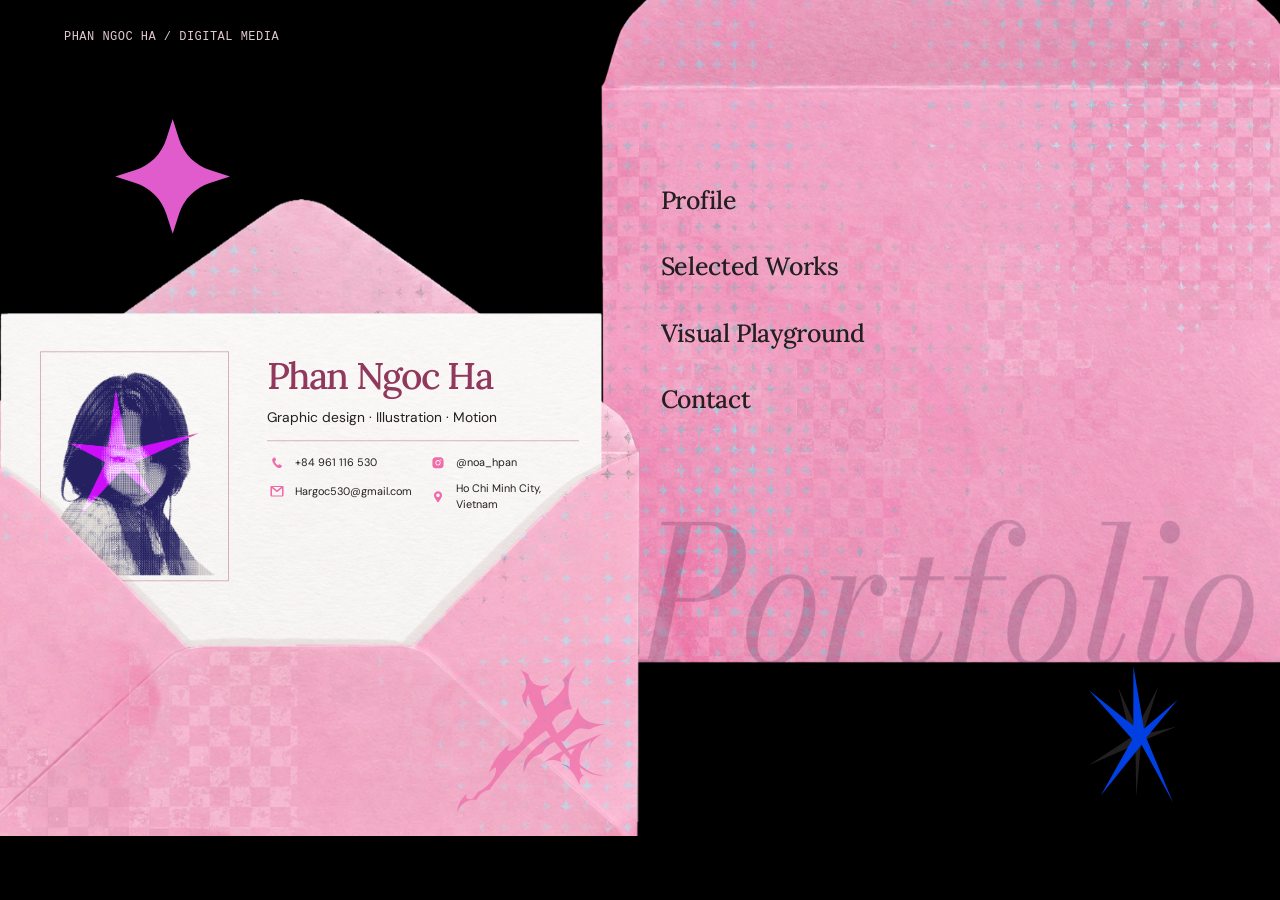
<file: index.html>
<!doctype html>
<html lang="en">
<head>
  <meta charset="UTF-8">
  <meta name="viewport" content="width=device-width, initial-scale=1">

  <meta
    name="description"
    content="Phan Ngoc Ha — Graphic Designer, Illustrator & Motion Designer."
  >

  <title>Phan Ngoc Ha — Portfolio</title>

  <link rel="preconnect" href="https://fonts.googleapis.com">
  <link rel="preconnect" href="https://fonts.gstatic.com" crossorigin>

  <link
    href="https://fonts.googleapis.com/css2?family=DM+Sans:wght@400;500;600&family=Lora:ital,wght@0,500;0,600;1,500&display=swap"
    rel="stylesheet"
  >

  <link rel="stylesheet" href="styles.css">
<link rel="stylesheet" href="home-editorial.css">
<link rel="stylesheet" href="editorial-shell.css">
  <!-- Giữ script ở đây để chuẩn bị intro trước khi Home xuất hiện -->
  <script src="script.js"></script>
  <script src="pages.js" defer></script>
  <script src="home-editorial.js" defer></script>
  <script src="background.js"></script>
  <script src="portfolio-motion.js" defer></script>
</head>

<body class="home-body editorial-page" id="top">
  <!-- NỀN MÂY -->
<!-- Nền ảnh của Home -->
<div class="sky" aria-hidden="true">
  <div class="home-bg-position">
    <img
      class="home-bg-image"
      src="assets-all/bg.png"
      alt=""
      draggable="false"
    >
  </div>
</div>

  <main class="home" aria-label="Phan Ngoc Ha portfolio">
    <div class="home-meteors" aria-hidden="true"><span class="home-meteor"></span><span class="home-meteor"></span><span class="home-meteor"></span><span class="home-meteor"></span><span class="home-meteor"></span></div>
    <div class="home-masthead">Phan Ngoc Ha / Digital media</div>
    <div class="composition">
      <svg class="home-star home-star--pink" viewBox="61 40 281 281" aria-hidden="true" focusable="false"><image href="About%20me/decoration-assets/pink-star.svg" width="403.404" height="360.322" /></svg>
      <svg class="home-star home-star--blue" viewBox="129 61 207 317" aria-hidden="true" focusable="false"><image href="About%20me/decoration-assets/blue-black-star.svg" width="439.918" height="415.679" /></svg>

      <!-- PHONG THƯ BÊN TRÁI -->
      <section class="letter" aria-labelledby="name">

        <!-- Layer 1: mặt dưới -->
        <img
          class="letter__layer letter__front"
          src="home%20page/letter-front-up.png"
          width="1560"
          height="1529"
          alt=""
          draggable="false"
        >

        <!-- Layer 2: giấy và thông tin cùng di chuyển -->
        <div class="paper-window">
          <!-- Chuyển động lúc mở web -->
          <div class="paper-motion">
            <!-- Chuyển động khi hover/chạm -->
            <div class="paper-hover">

              <img
                class="letter__layer letter__paper"
                src="home%20page/paper.png"
                width="1560"
                height="1529"
                alt=""
                draggable="false"
              >

<div class="identity">
<div class="portrait">
  <img
    src="home%20page/profile-pic.webp"
    alt="Illustrated portrait of Phan Ngoc Ha"
    width="1086"
    height="842"
    draggable="false"
  >
</div>

  <div class="identity__text">
    <h1 id="name">Phan Ngoc Ha</h1>

    <p class="role">
      Graphic design · Illustration · Motion
    </p>

    <ul class="identity-contacts" aria-label="Contact information">
      <li>
        <a href="tel:+84961116530">
          <img
            src="contact/contact-icons/phone-icon.svg"
            alt=""
            width="16"
            height="16"
          >
          <span>+84 961 116 530</span>
        </a>
      </li>

      <li>
        <a
          href="https://www.instagram.com/noa_hpan/"
          target="_blank"
          rel="noopener noreferrer"
        >
          <img
            src="contact/contact-icons/ig-icon.svg"
            alt=""
            width="16"
            height="16"
          >
          <span>@noa_hpan</span>
        </a>
      </li>

      <li>
        <a href="mailto:Hargoc530@gmail.com">
          <img
            src="contact/contact-icons/mail-icon.svg"
            alt=""
            width="16"
            height="16"
          >
          <span>Hargoc530@gmail.com</span>
        </a>
      </li>

      <li>
        <span class="identity-contact-location">
          <img
            src="contact/contact-icons/location-icon.svg"
            alt=""
            width="16"
            height="16"
          >
          <span>Ho Chi Minh City, Vietnam</span>
        </span>
      </li>
    </ul>
  </div>
</div>

        <!-- Layer 4: shadow -->
        <img
          class="letter__layer letter__shadow"
          src="home%20page/letter-shadow-up.png"
          width="1560"
          height="1529"
          alt=""
          draggable="false"
        >

        <!-- Layer 5: mặt trên -->
        <img
          class="letter__layer letter__back"
          src="home%20page/letter-back-up.png"
          width="1560"
          height="1529"
          alt=""
          draggable="false"
        >

        <!-- Layer 6: logo -->
        <img
          class="letter__logo"
          src="logo.svg"
          alt="HA"
          draggable="false"
        >

        <!-- Vùng chạm và điều khiển bằng bàn phím -->
        <button
          class="paper-toggle"
          type="button"
          aria-label="Raise paper"
          aria-pressed="false"
          hidden
        ></button>
      </section>

      <!-- PHONG THƯ BÊN PHẢI -->
      <header class="menu-letter">
        <img
          class="menu-letter__image"
          src="home%20page/letter-back.png"
          width="1754"
          height="2048"
          alt=""
          draggable="false"
        >

        <nav class="navigation" aria-label="Main navigation">

          <div class="nav-item">
            <button
              class="nav-link"
              type="button"
              data-page="profile"
            >
              <span>Profile</span>
            </button>
          </div>

          <div class="nav-item">
            <button
              class="nav-link"
              type="button"
              data-page="selected-works"
            >
              <span>Selected Works</span>
            </button>
          </div>

          <div class="nav-item">
            <button
              class="nav-link"
              type="button"
              data-page="visual-playground"
            >
              <span>Visual Playground</span>
            </button>
          </div>

          <div class="nav-item">
            <button
              class="nav-link"
              type="button"
              data-page="contact"
            >
              <span>Contact</span>
            </button>
          </div>

        </nav>
      </header>

    </div>
  </main>
</body>
</html>
</file>
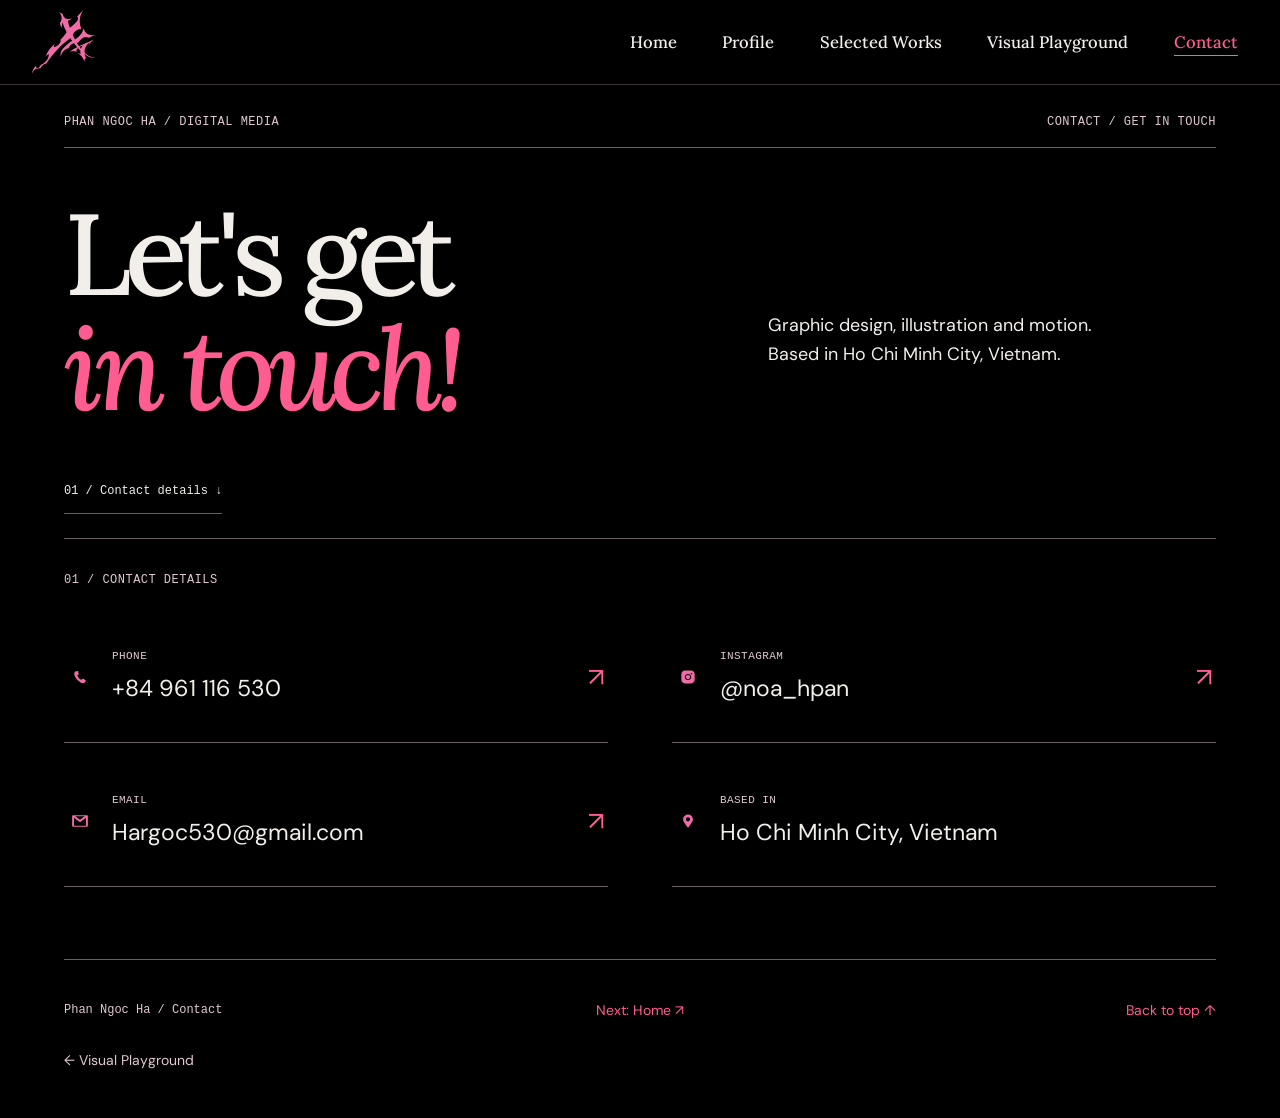
<file: contact.html>
<!doctype html>
<html lang="en">
<head>
  <meta charset="UTF-8">
  <meta name="viewport" content="width=device-width, initial-scale=1">

  <title>Contact — Phan Ngoc Ha</title>

  <link rel="preconnect" href="https://fonts.googleapis.com">
  <link rel="preconnect" href="https://fonts.gstatic.com" crossorigin>
  <link
    href="https://fonts.googleapis.com/css2?family=DM+Sans:wght@400;500;600&family=Lora:ital,wght@0,500;0,600;1,500&display=swap"
    rel="stylesheet"
  >

  <link rel="stylesheet" href="styles.css">
  <link rel="stylesheet" href="pages.css">
  <link rel="stylesheet" href="contact.css">
  <link rel="stylesheet" href="contact-editorial.css">
  <link rel="stylesheet" href="editorial-shell.css">

  <script src="background.js"></script>
  <script src="header.js" defer></script>
  <script src="pages.js" defer></script>
  <script src="contact.js" defer></script>
  <script src="portfolio-motion.js" defer></script>
</head>

<body class="inner-page editorial-page contact-body">
  <a class="editorial-skip" href="#contact-details">Skip to contact details</a>
  <div class="sky" aria-hidden="true">
    <div class="home-bg-position">
      <img
        class="home-bg-image"
        src="assets-all/bg.png"
        alt=""
        draggable="false"
      >
    </div>
  </div>

  <header class="inner-header"></header>

  <main class="inner-main contact-page">


    <div class="editorial-masthead"><span>Phan Ngoc Ha / Digital media</span><span>Contact / Get in touch</span></div>
    <header class="contact-heading editorial-heading">
      <h1 id="contact-title">Let's get<br><em>in touch!</em></h1>
      <p class="editorial-intro">Graphic design, illustration and motion.<br>Based in Ho Chi Minh City, Vietnam.</p>
    </header>
    <nav class="editorial-jumps" aria-label="Contact sections"><div><a href="#contact-details">01 / Contact details ↓</a></div></nav>
    <div class="contact-stage">

    <section class="contact-content" id="contact-details" aria-labelledby="contact-greeting">
      <h2 id="contact-greeting" class="contact-greeting">01 / Contact details</h2>

      <div class="contact-frame">
        <ul class="contact-list">

          <li>
            <a class="contact-item" href="tel:+84961116530">
              <img
                class="contact-icon"
                src="contact/contact-icons/phone-icon.svg"
                alt=""
                width="24"
                height="24"
              >

              <span class="contact-item-copy">
                <span class="contact-label">Phone</span>
                <span class="contact-value">+84 961 116 530</span>
              </span>

              <span class="contact-arrow" aria-hidden="true">↗</span>
            </a>
          </li>

          <li>
            <a
              class="contact-item"
              href="https://www.instagram.com/noa_hpan/"
              target="_blank"
              rel="noopener noreferrer"
            >
              <img
                class="contact-icon"
                src="contact/contact-icons/ig-icon.svg"
                alt=""
                width="24"
                height="24"
              >

              <span class="contact-item-copy">
                <span class="contact-label">Instagram</span>
                <span class="contact-value">@noa_hpan</span>
              </span>

              <span class="contact-arrow" aria-hidden="true">↗</span>
            </a>
          </li>

          <li>
            <a class="contact-item" href="mailto:Hargoc530@gmail.com">
              <img
                class="contact-icon"
                src="contact/contact-icons/mail-icon.svg"
                alt=""
                width="24"
                height="24"
              >

              <span class="contact-item-copy">
                <span class="contact-label">Email</span>
                <span class="contact-value">Hargoc530@gmail.com</span>
              </span>

              <span class="contact-arrow" aria-hidden="true">↗</span>
            </a>
          </li>

          <li>
            <div class="contact-item contact-item--location">
              <img
                class="contact-icon"
                src="contact/contact-icons/location-icon.svg"
                alt=""
                width="24"
                height="24"
              >

              <span class="contact-item-copy">
                <span class="contact-label">Based in</span>
                <span class="contact-value">
                  Ho Chi Minh City, Vietnam
                </span>
              </span>
            </div>
          </li>

        </ul>
      </div>
    </section>
    </div>
    <footer class="editorial-footer">
      <div class="editorial-footer-identity"><span>Phan Ngoc Ha / Contact</span><a class="inner-back" href="visual-playground.html">← Visual Playground</a></div>
      <a class="inner-back" href="index.html">Next: Home ↗</a>
      <a href="#contact-title">Back to top ↑</a>
    </footer>
  </main>
</body>
</html>
</file>
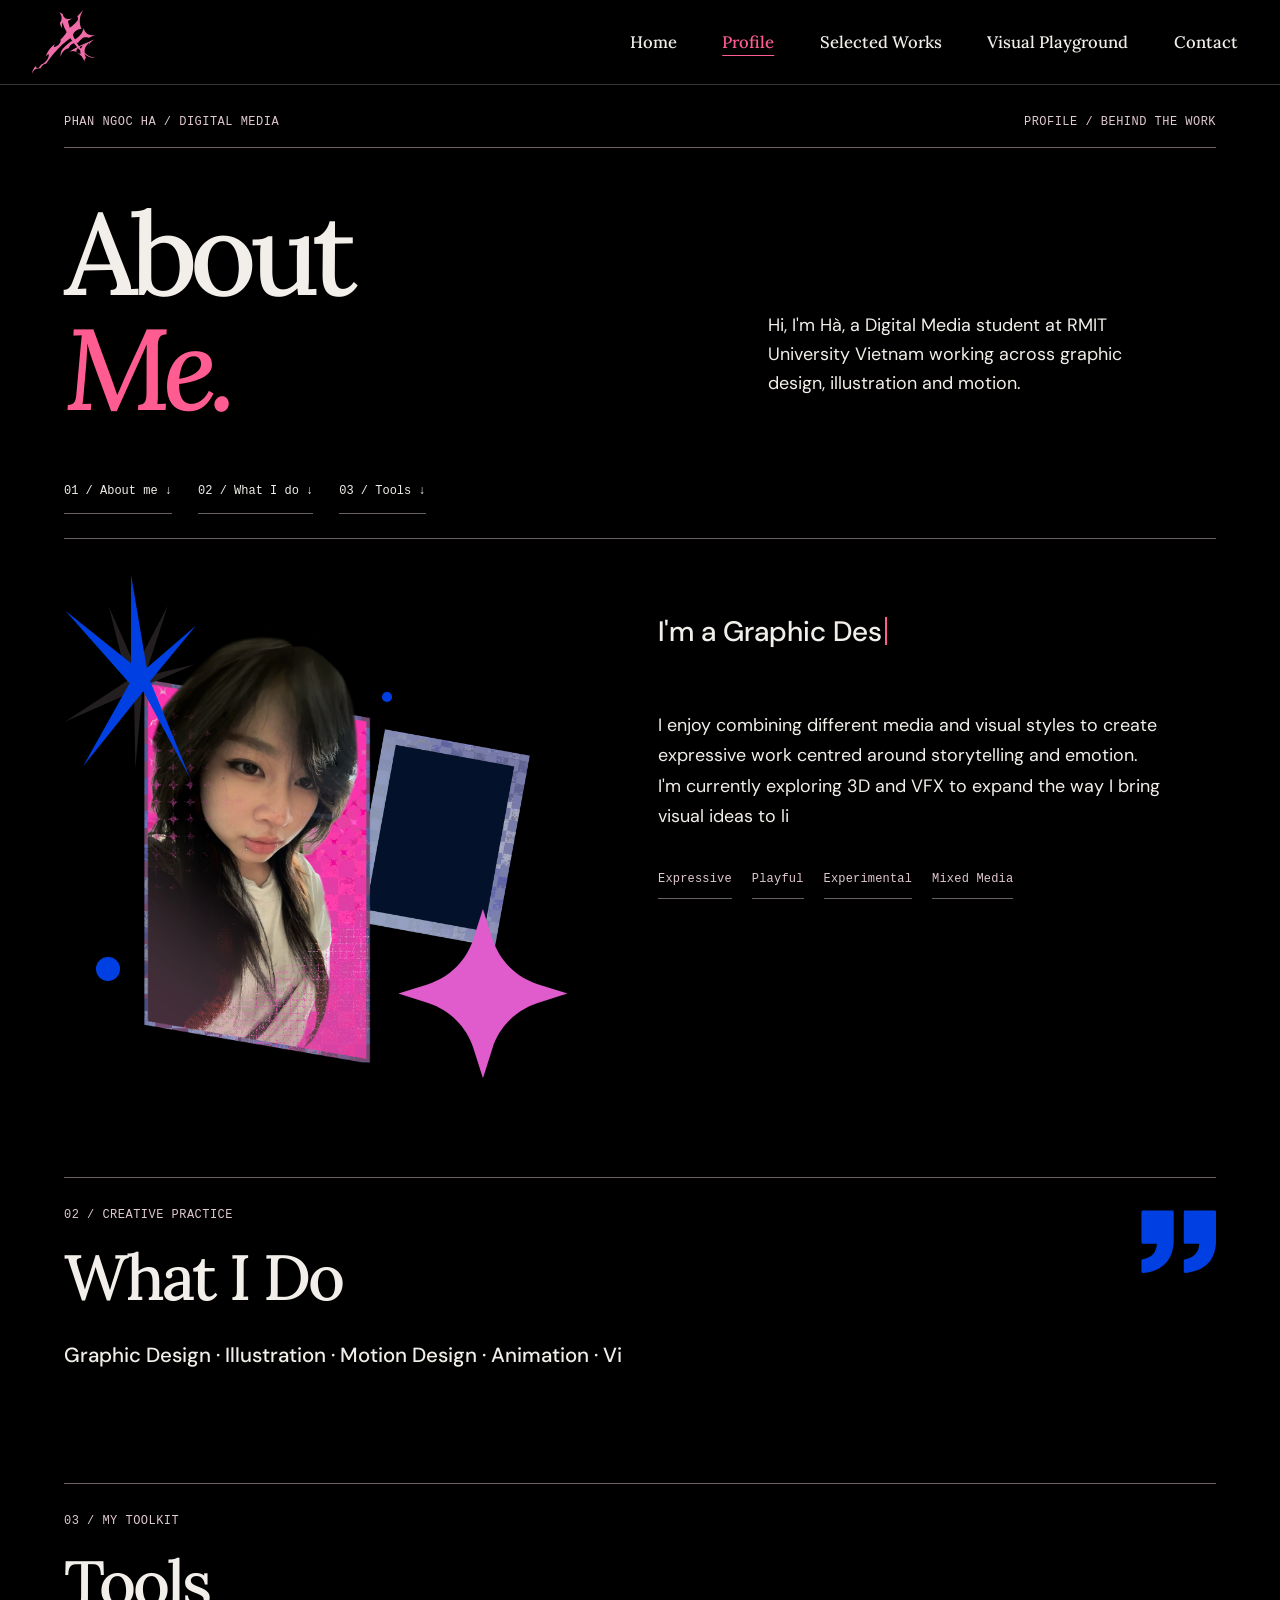
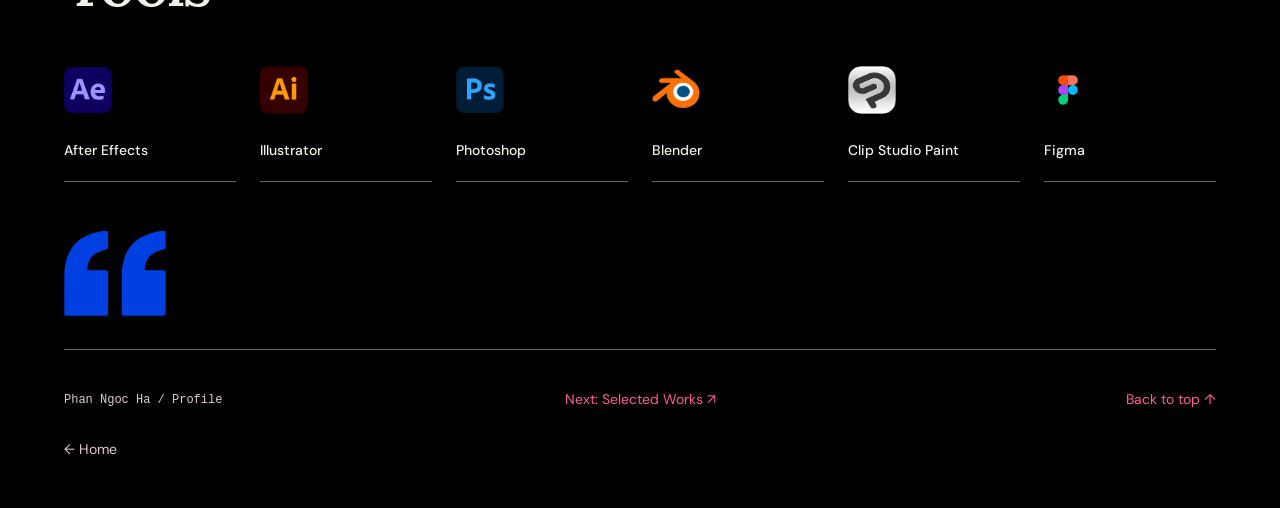
<file: profile.html>
<!doctype html>
<html lang="en">
<head>
  <meta charset="UTF-8">
  <meta name="viewport" content="width=device-width, initial-scale=1">

  <title>Profile — Phan Ngoc Ha</title>

  <link rel="preconnect" href="https://fonts.googleapis.com">
  <link rel="preconnect" href="https://fonts.gstatic.com" crossorigin>
  <link
    href="https://fonts.googleapis.com/css2?family=DM+Sans:wght@400;500;600&family=Lora:ital,wght@0,500;0,600;1,500&display=swap"
    rel="stylesheet"
  >

<link rel="stylesheet" href="styles.css">
<link rel="stylesheet" href="pages.css">
<link rel="stylesheet" href="profile.css">
<link rel="stylesheet" href="profile-editorial.css">
<link rel="stylesheet" href="editorial-shell.css">

<script src="background.js"></script>
<script src="header.js" defer></script>
<script src="pages.js" defer></script>
<script src="profile.js" defer></script>
  <script src="portfolio-motion.js" defer></script>
</head>

<body class="inner-page editorial-page profile-body">
  <a class="editorial-skip" href="#about">Skip to about me</a>
  <div class="sky" aria-hidden="true">
    <div class="home-bg-position">
      <img
        class="home-bg-image"
        src="assets-all/bg.png"
        alt=""
        draggable="false"
      >
    </div>
  </div>

  <header class="inner-header"></header>

  <main class="inner-main profile-page">
    <div class="editorial-masthead"><span>Phan Ngoc Ha / Digital media</span><span>Profile / Behind the work</span></div>
    <div class="editorial-heading"><h1 id="about-title">About<br><em>Me.</em></h1><p class="editorial-intro">Hi, I'm Hà, a Digital Media student at RMIT University Vietnam working across graphic design, illustration and motion.</p></div>
    <nav class="editorial-jumps" aria-label="Profile sections"><div><a href="#about">01 / About me ↓</a><a href="#skills">02 / What I do ↓</a><a href="#tools">03 / Tools ↓</a></div></nav>
    <section class="profile-hero" id="about" aria-labelledby="about-title">

      <!-- COLLAGE -->
      <div class="profile-collage">

        <div class="profile-side" aria-hidden="true">
          <div class="profile-side__fill"></div>
          <img
            src="About%20me/side-profile.png"
            alt=""
            draggable="false"
          >
        </div>

        <img
          class="profile-photo"
          src="About%20me/profile-pic.png"
          alt="Portrait of Phan Ngoc Ha"
          draggable="false"
        >

        <!-- ViewBox cắt khoảng trống có sẵn trong SVG -->
        <svg
          class="profile-star profile-star--blue"
          viewBox="129 61 207 317"
          aria-hidden="true"
          focusable="false"
        >
          <image
            href="About%20me/decoration-assets/blue-black-star.svg"
            width="439.918"
            height="415.679"
          />
        </svg>

        <svg
          class="profile-star profile-star--pink"
          viewBox="61 40 281 281"
          aria-hidden="true"
          focusable="false"
        >
          <image
            href="About%20me/decoration-assets/pink-star.svg"
            width="403.404"
            height="360.322"
          />
        </svg>

        <span class="profile-dot profile-dot--one" aria-hidden="true"></span>
        <span class="profile-dot profile-dot--two" aria-hidden="true"></span>
      </div>

      <!-- ABOUT ME -->
      <div class="profile-copy">

        <p class="profile-role">
          <span class="profile-sr-only">
            I'm a Graphic Designer, Illustrator and Motion Designer.
          </span>

          <span aria-hidden="true">
            I'm a<span id="profile-role-text"> Graphic Designer...</span><span
              class="profile-caret"
            ></span>
          </span>
        </p>

        <div class="profile-bio">

          <p data-write>
            I enjoy combining different media and visual styles to create
            expressive work centred around storytelling and emotion.
            I'm currently exploring 3D and VFX to expand the way
            I bring visual ideas to life.
          </p>
        </div>
    <ul class="profile-keywords" aria-label="Creative approach">
      <li>Expressive</li>
      <li>Playful</li>
      <li>Experimental</li>
      <li>Mixed Media</li>
    </ul>
        <!-- Hai vết mực: ink 1 và ink 2 -->
        <div class="profile-inks" aria-hidden="true">
          <span class="profile-ink ink-1" id="ink-1"></span>
          <span class="profile-ink ink-2" id="ink-2"></span>
        </div>
      </div>
    </section>

    <!-- SKILLS -->
    <section class="profile-skills" id="skills" aria-labelledby="skills-title">
      <span class="profile-section-label">02 / Creative practice</span>
      <svg
        class="profile-mark profile-mark--closing"
        viewBox="230 185 170 143"
        aria-hidden="true"
        focusable="false"
      >
        <image
          href="About%20me/decoration-assets/mark--up.svg"
          width="619.915"
          height="549.698"
        />
      </svg>

      <h2 id="skills-title" data-write>What I Do</h2>

      <p class="profile-skill-list" data-write>
        Graphic Design · Illustration · Motion Design · Animation ·
        Visual Storytelling · 3D Character Design &amp; Modelling
      </p>
    </section>

    <!-- TOOLS -->
    <section class="profile-tools" id="tools" aria-labelledby="tools-title">
      <span class="profile-section-label">03 / My toolkit</span>
      <h2 id="tools-title" data-write>Tools</h2>

      <ul class="profile-tool-list">
        <li>
          <img src="About%20me/icons/ae.png" alt="" loading="lazy">
          <span>After Effects</span>
        </li>
        <li>
          <img src="About%20me/icons/ai.png" alt="" loading="lazy">
          <span>Illustrator</span>
        </li>
        <li>
          <img src="About%20me/icons/pts.png" alt="" loading="lazy">
          <span>Photoshop</span>
        </li>
        <li>
          <img src="About%20me/icons/blender.png" alt="" loading="lazy">
          <span>Blender</span>
        </li>
        <li>
          <img src="About%20me/icons/csp.png" alt="" loading="lazy">
          <span>Clip Studio Paint</span>
        </li>
        <li>
          <img src="About%20me/icons/figma.png" alt="" loading="lazy">
          <span>Figma</span>
        </li>
      </ul>
    </section>

    <div class="profile-bottom-quote" aria-hidden="true">
      <svg class="profile-mark profile-mark--opening" viewBox="219 203 171 144" focusable="false">
        <image href="About%20me/decoration-assets/mark-down.svg" width="619.915" height="549.698" />
      </svg>
    </div>

    <footer class="editorial-footer">
      <div class="editorial-footer-identity"><span>Phan Ngoc Ha / Profile</span><a class="inner-back" href="index.html">← Home</a></div>
      <a class="inner-back" href="selected-works.html">Next: Selected Works ↗</a>
      <a href="#about-title">Back to top ↑</a>
    </footer>
  </main>
</body>
</html>
</file>
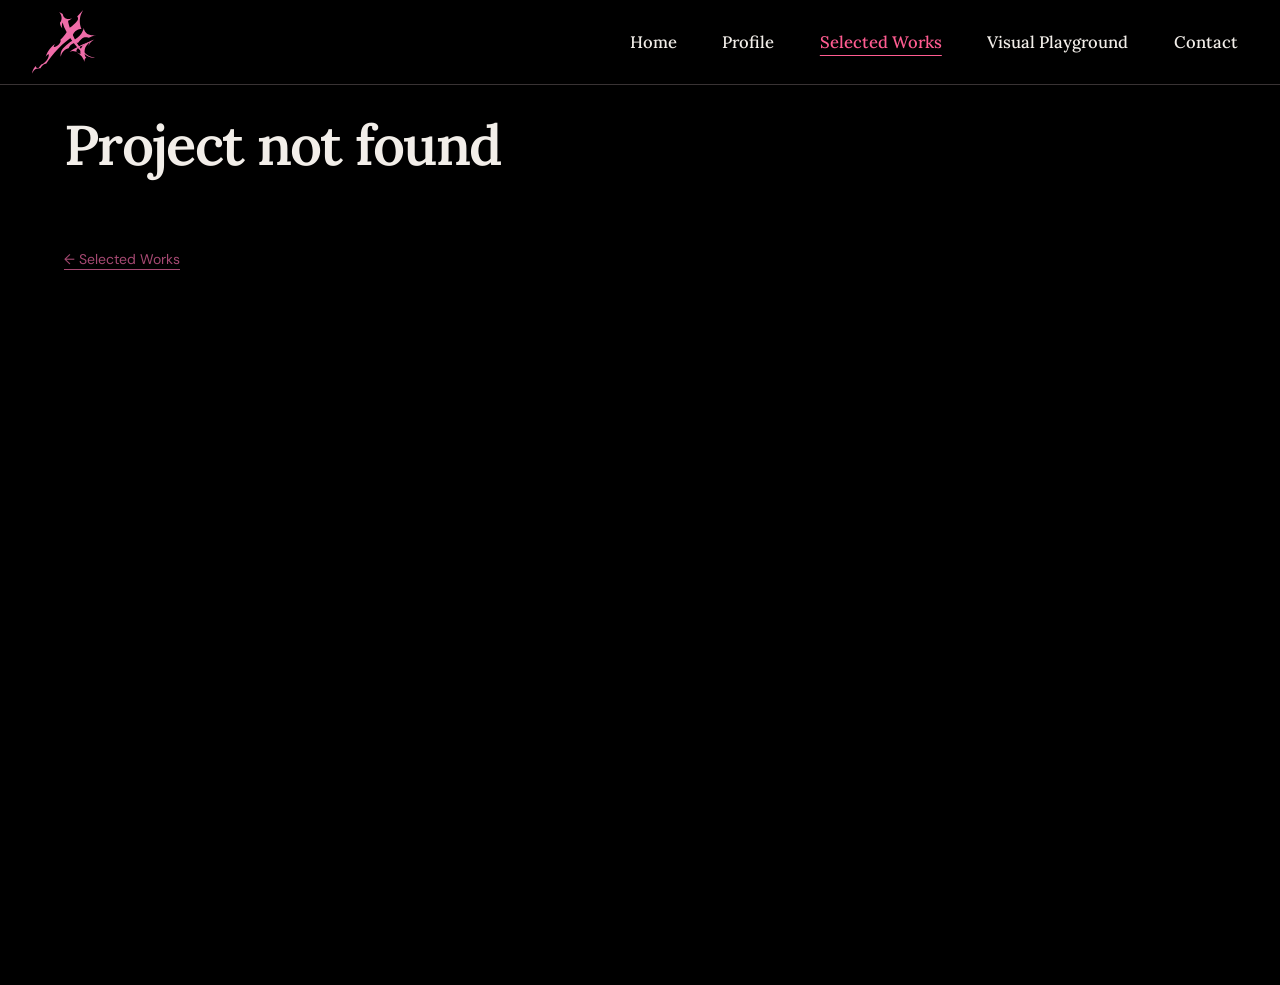
<file: project.html>
<!doctype html>
<html lang="en" class="project-editorial">
<head>
  <meta charset="UTF-8">
  <meta name="viewport" content="width=device-width, initial-scale=1">

  <title>Project — Phan Ngoc Ha</title>

  <link rel="preconnect" href="https://fonts.googleapis.com">
  <link rel="preconnect" href="https://fonts.gstatic.com" crossorigin>
  <link
    href="https://fonts.googleapis.com/css2?family=DM+Sans:wght@400;500;600&family=Lora:wght@500;600&display=swap"
    rel="stylesheet"
  >

  <link rel="stylesheet" href="styles.css">
  <link rel="stylesheet" href="pages.css">
  <link rel="stylesheet" href="project.css?v=3">
  <link rel="stylesheet" href="project-editorial.css">

  <script src="background.js"></script>
  <script src="header.js" defer></script>
  <script src="pages.js" defer></script>
<script src="project.js?v=icons-fix-2" defer></script>
  <script src="project-editorial.js" defer></script>
</head>

<body class="inner-page">
  <div class="sky" aria-hidden="true">
    <div class="home-bg-position">
      <img
        class="home-bg-image"
        src="assets-all/bg.png"
        alt=""
        draggable="false"
      >
    </div>
  </div>

  <header class="inner-header"></header>

  <main class="inner-main project-page">
    <a class="inner-back project-back" href="selected-works.html">
      ← Selected Works
    </a>

    <header class="project-heading">
      <p class="project-eyebrow">Academic project</p>
      <h1 id="project-title"></h1>
      <p id="project-meta" class="project-meta"></p>
    </header>

    <div id="project-media" class="project-media"></div>

    <section
      class="project-overview"
      aria-labelledby="overview-title"
    >
      <h2 id="overview-title">About the Project</h2>
      <div class="project-description">
        <p id="project-description"></p>
      </div>
    </section>

    <!-- JS tự đặt Process ngay sau phần About -->

    <nav class="project-pagination" aria-label="Other projects">
      <a id="project-previous" class="project-button"></a>
      <a id="project-next" class="project-button"></a>
    </nav>

    <noscript>Please enable JavaScript to view this project.</noscript>
  </main>
</body>
</html>
</file>
<file: styles.css>
/* ========================================
   THÔNG SỐ CHỈNH NHANH
   ======================================== */

:root {
  /* Màu sắc */
  --background: #000000;
  --name-color: #a64972;
  --role-color: #a64972;
  --menu-color: #a64972;
  --location-color: #000000;
  --menu-highlight: #f8f0e9;
  --portrait-color: #e4dcde;

  --menu-hover-gradient: linear-gradient(
    105deg,
    rgb(255 255 255 / 98%) 0%,
    rgb(255 255 255 / 75%) 55%,
    rgb(255 255 255 / 15%) 100%
  );

  /* Font */
  --title-font: "Lora", Georgia, serif;
  --body-font: "DM Sans", Arial, sans-serif;

  /* Phong thư trái */
  --letter-width: 53%;
  --letter-left: -3%;
  --letter-top: 11.3%;

  /* Phong thư menu */
  --menu-width: 62.5%;
  --menu-left: 46%;
  --menu-top: -50.2%;

  /* Giấy desktop: chuyển động dọc */
  --paper-rest-x: 0px;
  --paper-rest-y: 3.5%;
  --paper-raised-x: 0px;
  --paper-raised-y: -1%;
  --paper-speed: 800ms;
  --ease-soft: cubic-bezier(.22, 1, .36, 1);

  /* Ảnh nền */
  --bg-scale: 1.3;
  --bg-opacity: .55;

  /*
   * Canh phần ảnh hiển thị trong khung.
   * Không di chuyển cả khung để tránh hở nền.
   */
  --bg-x: 40%;
  --bg-y: 75%;

  /* Float: biên độ nhỏ hơn phần phủ dư 24px */
  --bg-drift-x: 10px;
  --bg-drift-y: -12px;
  --bg-duration: 16s;
}


/* ========================================
   THIẾT LẬP CHUNG
   ======================================== */

* {
  box-sizing: border-box;
}

body {
  margin: 0;
  background: var(--background);
  color: var(--name-color);
  font-family: var(--body-font);
  isolation: isolate;
}

button {
  font: inherit;
}

[hidden] {
  display: none !important;
}

h1, h2, h3, h4, h5, h6 {
  font-family: var(--title-font);
  font-weight: 600;
}

.home {
  position: relative;
  z-index: 1;
  min-height: 100svh;
  display: grid;
  align-items: center;
  overflow: clip;
}

.composition {
  position: relative;
  width: 100%;
  aspect-ratio: 16 / 9;
  isolation: isolate;
  container-type: inline-size;
}


/* ========================================
   NỀN
   ======================================== */

.sky {
  position: fixed;
  inset: 0;
  z-index: 0;
  overflow: hidden;
  pointer-events: none;
  background: var(--background);
  isolation: isolate;
}

.sky__clouds {
  position: absolute;
  inset: -15%;

  background:
    radial-gradient(
      ellipse at 15% 30%,
      rgb(113 133 162 / 18%),
      transparent 45%
    ),
    radial-gradient(
      ellipse at 75% 65%,
      rgb(108 121 154 / 16%),
      transparent 48%
    ),
    radial-gradient(
      ellipse at 90% 10%,
      rgb(147 151 174 / 12%),
      transparent 40%
    );

  animation: cloud-drift 42s ease-in-out infinite alternate;
}

/*
 * Khung ảnh phủ dư 24px mỗi cạnh.
 * Khung không di chuyển; ảnh bên trong float nhẹ.
 */
.home-bg-position {
  position: absolute;
  inset: -24px;
  width: auto;
  height: auto;

  mix-blend-mode: screen;
  opacity: var(--bg-opacity);
}

.home-bg-image {
  display: block;
  width: 100%;
  height: 100%;
  max-width: none;

  /* Giữ tỉ lệ ảnh và phủ kín khung */
  object-fit: cover;
  object-position: var(--bg-x) var(--bg-y);

  transform-origin: center;
  pointer-events: none;
  user-select: none;

  animation:
    home-bg-float
    var(--bg-duration)
    ease-in-out
    infinite
    alternate;
}

@keyframes cloud-drift {
  from {
    transform: translate3d(-3%, -1%, 0);
  }

  to {
    transform: translate3d(3%, 2%, 0);
  }
}

@keyframes home-bg-float {
  from {
    transform:
      translate3d(
        calc(0px - var(--bg-drift-x)),
        calc(0px - var(--bg-drift-y)),
        0
      )
      scale(max(1, var(--bg-scale)));
  }

  to {
    transform:
      translate3d(
        var(--bg-drift-x),
        var(--bg-drift-y),
        0
      )
      scale(max(1, var(--bg-scale)));
  }
}


/* ========================================
   PHONG THƯ BÊN TRÁI
   ======================================== */

.letter {
  position: absolute;
  left: var(--letter-left);
  top: var(--letter-top);
  width: var(--letter-width);
  aspect-ratio: 1560 / 1529;
  isolation: isolate;
  z-index: 2;
}

.letter__layer {
  position: absolute;
  inset: 0;
  display: block;
  width: 100%;
  height: 100%;
  pointer-events: none;
  user-select: none;
}

.letter__front,
.letter__paper {
  z-index: 1;
}

.paper-window {
  position: absolute;
  inset: 0;
  overflow: hidden;
  z-index: 2;
}

.paper-motion,
.paper-hover,
.identity {
  position: absolute;
  inset: 0;
}

.paper-hover {
  transform: translate(
    var(--paper-rest-x),
    var(--paper-rest-y)
  );

  transition: transform var(--paper-speed) var(--ease-soft);
}

.identity {
  z-index: 2;
}

.letter__shadow {
  z-index: 4;
}

.letter__back {
  z-index: 5;
}

.letter__logo {
  position: absolute;
  right: 5%;
  bottom: 7%;
  width: 22%;
  height: auto;
  z-index: 6;

  pointer-events: none;
  user-select: none;

  mix-blend-mode: darken;
  opacity: .73;
}


/* ========================================
   TƯƠNG TÁC VỚI GIẤY
   ======================================== */

.paper-toggle {
  position: absolute;
  inset: 0;
  width: 100%;
  height: 100%;
  padding: 0;

  border: 0;
  background: transparent;
  z-index: 7;

  cursor: pointer;
  touch-action: manipulation;
  -webkit-tap-highlight-color: transparent;
}

.paper-toggle:focus-visible {
  outline: 2px solid var(--menu-highlight);
  outline-offset: -10px;
}

.letter.is-paper-raised .paper-hover {
  transform: translate(
    var(--paper-raised-x),
    var(--paper-raised-y)
  );
}


/* ========================================
   THÔNG TIN TRÊN GIẤY
   ======================================== */

.portrait {
  position: absolute;
  left: 12.5%;
  top: 24.5%;
  width: 26%;
  height: 32.7%;
  background: var(--portrait-color);
}

.identity__text {
  position: absolute;
  left: 45%;
  top: 24%;
  width: 46%;
}

.identity h1 {
  margin: 0;
  font-size: clamp(28px, 2.9cqw, 50px);
  line-height: 1.2;
  letter-spacing: -.025em;
  color: var(--name-color);
}

.identity p {
  margin: 0;
  line-height: 1.6;
}

.identity .role {
  margin-top: clamp(10px, 1cqw, 18px);
  font-size: clamp(12px, 1.08cqw, 18px);
  font-weight: 500;
  color: var(--role-color);
}

.identity .location {
  max-width: 26ch;
  margin-top: clamp(10px, 1.1cqw, 20px);
  font-size: clamp(11px, .92cqw, 15px);
  font-weight: 400;
  color: var(--location-color);
}


/* ========================================
   PHONG THƯ BÊN PHẢI VÀ MENU
   ======================================== */

.menu-letter {
  position: absolute;
  left: var(--menu-left);
  top: var(--menu-top);
  width: var(--menu-width);
  aspect-ratio: 1754 / 2048;
  z-index: 1;
}

.menu-letter__image {
  display: block;
  width: 100%;
  height: 100%;
  pointer-events: none;
}

.navigation {
  position: absolute;
  left: 9%;
  top: 47.9%;
  width: 82%;

  display: flex;
  flex-direction: column;
  align-items: flex-start;

  gap: clamp(10px, 1.3cqw, 24px);
}

.nav-item {
  width: max-content;
  flex-shrink: 0;
}

.nav-link {
  position: relative;
  isolation: auto;

  display: block;
  width: max-content;
  min-height: 44px;
  padding: 8px 10px;
  margin-left: -10px;

  border: 0;
  border-radius: 0;
  background: transparent;

  font-family: var(--title-font);
  font-size: clamp(21px, 1.95cqw, 32px);
  font-weight: 500;
  line-height: 1.35;
  letter-spacing: -.015em;
  text-align: left;
  white-space: nowrap;

  color: var(--menu-color);
  cursor: pointer;

  /* Giữ nút đục để Difference không nháy trắng */
  opacity: 1;
  transition: color 300ms ease;

  touch-action: manipulation;
  -webkit-tap-highlight-color: transparent;
}

.nav-link span {
  position: relative;
  z-index: 1;
  opacity: 1;
  transition: opacity 300ms ease;
}

.nav-link::before {
  content: "";
  position: absolute;
  inset: 5px 0;
  z-index: 2;

  background: var(--menu-hover-gradient);
  mix-blend-mode: difference;
  pointer-events: none;

  transform: scaleX(0);
  transform-origin: right center;

  transition: transform 420ms cubic-bezier(.76, 0, .24, 1);
}


/* ========================================
   MENU — CHẠM VÀ BÀN PHÍM
   ======================================== */

.nav-link.is-tap-active,
.nav-link:focus-visible {
  color: var(--name-color);
}

.nav-link.is-tap-active::before,
.nav-link:focus-visible::before {
  transform: scaleX(1);
  transform-origin: left center;
}

.nav-link:focus-visible {
  outline: 2px solid var(--menu-color);
  outline-offset: 4px;
}

.navigation:has(.nav-link.is-tap-active, .nav-link:focus-visible)
.nav-link:not(.is-tap-active):not(:focus-visible) span {
  opacity: .55;
}


/* ========================================
   HOVER DESKTOP
   ======================================== */

@media (min-width: 901px) and (hover: hover) and (pointer: fine) {
  html:not(.intro-pending):not(.intro-running)
  .letter:hover .paper-hover {
    transform: translate(
      var(--paper-raised-x),
      var(--paper-raised-y)
    );
  }

  .nav-link:hover {
    color: var(--name-color);
  }

  .nav-link:hover::before {
    transform: scaleX(1);
    transform-origin: left center;
  }

  .navigation:has(.nav-link:hover)
  .nav-link:not(:hover):not(:focus-visible):not(.is-tap-active) span {
    opacity: .55;
  }

  .navigation .nav-link:hover span,
  .navigation .nav-link:focus-visible span {
    opacity: 1;
  }
}


/* ========================================
   TRẠNG THÁI CHUẨN BỊ INTRO
   ======================================== */

.intro-pending .letter,
.intro-pending .menu-letter,
.intro-pending .nav-item {
  opacity: 0;
}


/* ========================================
   MOBILE / MÀN HÌNH HẸP
   ======================================== */

@media (max-width: 900px) {
  :root {
    /* Giấy mobile: chuyển động ngang */
    --paper-rest-x: -8px;
    --paper-rest-y: 0px;
    --paper-raised-x: 12px;
    --paper-raised-y: 0px;

    /* Ảnh nền mobile */
    --bg-y: 60%;
    --bg-scale: 2;

    /* Trôi nhanh hơn trước, giảm biên độ */
    --bg-drift-x: 6px;
    --bg-drift-y: -8px;
    --bg-duration: 18s;
  }

  .home {
    display: block;
  }

  .composition {
    max-width: 560px;
    min-height: 100svh;
    margin-inline: auto;
    padding: 0 0 44px;

    aspect-ratio: auto;
    display: flex;
    flex-direction: column;
    align-items: flex-start;
    gap: 0;
  }

  .sky__clouds {
    opacity: .75;
  }

  /* Phong thư menu nằm lệch sang phải */
  .menu-letter {
    order: -1;
    position: relative;
    left: auto;
    top: auto;

    width: 115%;
    margin-left: 36%;
    padding: clamp(90px, 25vw, 130px) 0 72px;

    aspect-ratio: auto;
    isolation: isolate;
  }

  .menu-letter__image {
    position: absolute;
    left: 0;
    bottom: 0;
    height: auto;
    z-index: -1;
  }

  .navigation {
    position: relative;
    left: 10%;
    top: auto;
    width: 80%;
    padding: 0;
    gap: 10px;
  }

  .nav-link {
    font-size: clamp(20px, 4.2vw, 26px);
  }

  /* Kích thước và vị trí thư mobile */
  .letter {
    position: relative;
    left: auto;
    top: auto;

    width: 128%;
    max-width: 620px;
    margin-left: -24%;
    margin-top: -64px;

    flex-shrink: 0;
  }

  .letter__layer {
    transform: rotate(90deg);
    transform-origin: center;
  }

  .paper-window {
    padding: 0;
  }

  .letter__paper {
    display: block;
  }

  .identity {
    margin: 0;
    padding: 0;
    background: none;
  }

  .portrait {
    left: 48%;
    top: 10%;
    width: 28%;
    height: 26%;
  }

  .identity__text {
    left: 39%;
    top: 40%;
    width: 40%;
  }

  .identity h1 {
    font-size: clamp(20px, 5.2vw, 30px);
  }

  .identity .role {
    margin-top: 8px;
    font-size: clamp(12px, 2.8vw, 14px);
    line-height: 1.45;
  }

  .identity .location {
    max-width: none;
    margin-top: 10px;
    font-size: clamp(12px, 2.6vw, 13px);
    line-height: 1.45;
  }

  .letter__logo {
    left: 16%;
    top: 12%;
    right: auto;
    bottom: auto;
    width: 20%;
  }
}


/* ========================================
   GIẢM CHUYỂN ĐỘNG
   ======================================== */

@media (prefers-reduced-motion: reduce) {
  .sky__clouds,
  .home-bg-image {
    animation: none;
  }

  /* Giữ mức zoom khi tắt chuyển động */
  .home-bg-image {
    transform: scale(max(1, var(--bg-scale)));
  }

  .paper-hover,
  .nav-link,
  .nav-link span,
  .nav-link::before {
    transition: none;
  }

  .intro-pending .letter,
  .intro-pending .menu-letter,
  .intro-pending .nav-item {
    opacity: 1;
  }
}

/* Giữ bố cục ổn định khi thanh cuộn xuất hiện */
html {
  scrollbar-gutter: auto;
  overflow-y: auto;
  overflow-x: clip;
}
/* Tốc độ nền dùng chung cho mọi trang */
:root {
  --bg-duration: 8s;
}

@media (max-width: 900px) {
  :root {
    --bg-duration: 10s;
  }
}

/* Tiếp tục chuyển động từ thời điểm của trang trước */
.home-bg-image {
  animation-delay: var(--bg-time-offset, 0s);
}
/* Giữ kích thước nền thống nhất giữa các trang */
.sky {
  right: auto;
  width: 100vw;
}
/* ========================================
   HOME — THẺ THÔNG TIN CÁ NHÂN
   ======================================== */

.home .identity__text {
  --identity-line: #a64972;
  --identity-contact-color: #231f20;
}

/* Gạch ngắn dưới tên */
.home .identity h1::after {
  content: "";
  display: block;

  width: 24%;
  height: 2px;
  margin-top: clamp(6px, .6cqw, 10px);

  background: var(--identity-line);
}

.home .identity .role {
  margin-top: clamp(7px, .7cqw, 12px);
  line-height: 1.45;
}

/* Viền mảnh quanh placeholder */
.home .portrait {
  outline: 1px solid rgb(166 73 114 / 40%);
  outline-offset: 5px;
}


/* Danh sách liên lạc */
.home .identity-contacts {
  display: grid;
  grid-template-columns: minmax(0, 1fr) minmax(0, 1fr);
  gap: 7px 10px;

  margin: clamp(10px, 1cqw, 16px) 0 0;
  padding: clamp(9px, .8cqw, 13px) 0 0;
  list-style: none;

  border-top: 1px solid rgb(166 73 114 / 40%);
}

.home .identity-contacts li {
  min-width: 0;
}

.home .identity-contacts a,
.home .identity-contact-location {
  display: flex;
  align-items: flex-start;
  gap: 6px;
  min-width: 0;

  font-family: var(--body-font);
  font-size: clamp(9px, .85cqw, 14px);
  font-weight: 400;
  line-height: 1.5;

  color: var(--identity-contact-color);
  text-decoration: none;
}

.home .identity-contacts img {
  display: block;
  width: clamp(12px, 1.1cqw, 18px);
  height: clamp(12px, 1.1cqw, 18px);
  margin-top: 1px;
  flex-shrink: 0;

  object-fit: contain;
  pointer-events: none;
}

.home .identity-contacts a > span,
.home .identity-contact-location > span {
  min-width: 0;
  overflow-wrap: anywhere;
}

.home .identity-contacts a {
  touch-action: manipulation;
  transition: color 200ms ease;
}

.home .identity-contacts a:focus-visible {
  outline: 2px solid var(--name-color);
  outline-offset: 3px;
}

@media (hover: hover) and (pointer: fine) {
  .home .identity-contacts a:hover {
    color: var(--name-color);
    text-decoration: underline;
    text-underline-offset: 3px;
  }
}


/* Cho chuột/chạm đi xuyên qua nút phủ toàn phong thư.
   Nút vẫn sử dụng được bằng bàn phím. */
.home .paper-toggle {
  pointer-events: none;
}


/* MOBILE — liên lạc xếp thành một cột */
@media (max-width: 900px) {
  .home .identity__text {
    left: 39%;
    top: 39%;
    width: 40%;
  }

  .home .identity h1::after {
    width: 32%;
    margin-top: 7px;
  }

  .home .identity .role {
    margin-top: 7px;
    font-size: clamp(11px, 2.7vw, 14px);
  }

  .home .identity-contacts {
    grid-template-columns: minmax(0, 1fr);
    gap: 4px;

    margin-top: 9px;
    padding-top: 8px;
  }

  .home .identity-contacts a,
  .home .identity-contact-location {
    gap: 6px;
    font-size: clamp(10px, 2.5vw, 12px);
    line-height: 1.45;
  }

  .home .identity-contacts img {
    width: 13px;
    height: 13px;
  }

  .home .portrait {
    outline-offset: 3px;
  }
}

@media (prefers-reduced-motion: reduce) {
  .home .identity-contacts a {
    transition: none;
  }
}
/* ========================================
   HOME — CÁC LỚP PHONG THƯ ĐI CÙNG NHAU
   ======================================== */

.home .letter {
  /* Tăng số này để letter-front-up thấp xuống thêm */
  --front-offset-y: 28px;

  --envelope-move-x: 0px;
  --envelope-move-y: 0px;
}

/* Canh riêng mặt thư dưới */
.home .letter__front {
  top: var(--front-offset-y);
}

/* Các lớp thư cùng khoảng dịch chuyển và tốc độ.
   translate không ghi đè góc xoay mobile. */
.home .letter__front,
.home .letter__shadow,
.home .letter__back,
.home .letter__logo {
  translate:
    var(--envelope-move-x)
    var(--envelope-move-y);

  transition:
    translate var(--paper-speed) var(--ease-soft);
}

/* Khi chạm trên mobile */
.home .letter.is-paper-raised {
  --envelope-move-x:
    calc(var(--paper-raised-x) - var(--paper-rest-x));

  --envelope-move-y:
    calc(var(--paper-raised-y) - var(--paper-rest-y));
}

/* Khi hover desktop, sau intro */
@media (min-width: 901px) and (hover: hover) and (pointer: fine) {
  html:not(.intro-pending):not(.intro-running)
  .home .letter:hover {
    --envelope-move-x:
      calc(var(--paper-raised-x) - var(--paper-rest-x));

    --envelope-move-y:
      calc(var(--paper-raised-y) - var(--paper-rest-y));
  }
}

@media (prefers-reduced-motion: reduce) {
  .home .letter__front,
  .home .letter__shadow,
  .home .letter__back,
  .home .letter__logo {
    transition: none;
  }
}


/* ========================================
   ICON LIÊN LẠC LỚN HƠN
   ======================================== */

.home .identity-contacts img {
  width: clamp(18px, 1.6cqw, 26px);
  height: clamp(18px, 1.6cqw, 26px);
  flex-shrink: 0;
  object-fit: contain;
}

.home .identity-contacts a,
.home .identity-contacts .identity-contact-location {
  align-items: center;
  gap: 8px;
}

@media (max-width: 900px) {
  .home .identity-contacts img {
    width: 19px;
    height: 19px;
  }
}


/* Bỏ gạch hồng ngắn dưới tên Phan Ngoc Ha */
.home .identity h1::after {
  content: none;
}


/* Giảm chuyển động theo thiết lập thiết bị */
@media (prefers-reduced-motion: reduce) {
  .home .letter__front {
    transition: none;
  }
}
@media (max-width: 900px) {
  .home .letter {
    /* Canh riêng trên mobile */
    --front-offset-y: -0px;
    --front-offset-x: -12px;
  }

  .home .letter__front {
    top: var(--front-offset-y);
    left: var(--front-offset-x);
  }
}
/* Hình vẽ trên giấy — bỏ nền placeholder, giữ viền */
.home .portrait {
  background: transparent;
}

.home .portrait img {
  display: block;
  width: 100%;
  height: 100%;
  object-fit: contain;
  object-position: center;

  user-select: none;
  -webkit-user-drag: none;
  pointer-events: none;
}
</file>
<file: home-editorial.css>
body.home-body { background:#000; --name-color:#91385d; --role-color:#231f20; --menu-color:#231f20; }
.home-body .sky { display:none; }
.home-body .home { background:#000; height:100svh; min-height:0; overflow:hidden; }
html:has(body.home-body),body.home-body { height:100%; overflow:hidden; }
.home-body .composition { width:min(100%,calc(100svh * 1.65)); margin-inline:auto; z-index:1; }
.home-body .home-masthead { position:absolute; top:28px; left:var(--editorial-gutter); width:40%; z-index:4; color:var(--editorial-note); font:12px/1.5 'Courier New',monospace; letter-spacing:.04em; text-transform:uppercase; pointer-events:none; }
.home-body .identity h1 { font-family:var(--title-font); font-weight:500; letter-spacing:-.045em; }
.home-body .identity .role { font-family:var(--body-font); font-weight:400; }
.home-body .identity-contacts { --identity-contact-color:#231f20; --identity-line:#686063; }
.home-body .nav-link { font-family:var(--title-font); font-weight:500; }
.home-body .home-star { position:absolute; display:block; pointer-events:none; user-select:none; z-index:0; transform-origin:center; }
.home-body .home-star--pink { top:4%; left:9%; width:clamp(70px,9vw,140px); aspect-ratio:1; animation:home-star-turn 32s linear infinite; }
.home-body .home-star--blue { right:8%; bottom:1%; width:clamp(65px,7vw,110px); aspect-ratio:207 / 317; animation:home-star-turn 40s linear infinite reverse; }
.home-body .nav-link::before { top:50%; bottom:auto; height:1.15em; margin-top:-.575em; background:#a6497240; mix-blend-mode:normal; transition:transform 320ms cubic-bezier(.76,0,.24,1); }
.home-body .nav-link:hover,.home-body .nav-link.is-tap-active,.home-body .nav-link:focus-visible { color:var(--menu-color); }
.home-body .home-meteors { position:absolute; inset:0; overflow:hidden; pointer-events:none; z-index:0; }
.home-body .home-meteor { position:absolute; width:clamp(90px,13vw,200px); height:1px; background:linear-gradient(90deg,#f2eee9,rgba(255,92,145,.45) 25%,transparent); opacity:0; animation:home-meteor-fall 12s linear infinite; }
.home-body .home-meteor::before { content:""; position:absolute; left:0; top:-1px; width:3px; height:3px; border-radius:50%; background:#f2eee9; box-shadow:0 0 7px #ff5c9166; }
.home-body .home-meteor:nth-child(1) { left:30%; top:-4%; animation-delay:0s; }
.home-body .home-meteor:nth-child(2) { left:78%; top:-10%; animation-delay:3s; }
.home-body .home-meteor:nth-child(3) { left:98%; top:25%; animation-delay:6s; }
.home-body .home-meteor:nth-child(4) { left:55%; top:-6%; animation-delay:9s; }
.home-body .home-meteor:nth-child(5) { left:90%; top:40%; animation-delay:4.5s; }
.home-body.is-home-hidden .home-meteor,.home-body.is-home-hidden .home-star { animation-play-state:paused; }
@keyframes home-meteor-fall {
 0% { opacity:0; transform:translate3d(0,0,0) rotate(-55deg); }
 2% { opacity:.7; }
 19% { opacity:0; transform:translate3d(-48vw,78vh,0) rotate(-55deg); }
 100% { opacity:0; transform:translate3d(-48vw,78vh,0) rotate(-55deg); }
}
.home-body a:focus-visible,.home-body .nav-link:focus-visible { outline:3px solid #56d6b5; outline-offset:5px; }
@keyframes home-star-turn { to { transform:rotate(360deg); } }
@media(max-width:900px) {
 .home-body .home { display:block; }
 .home-body .composition { width:100%; min-height:0; padding-bottom:0; transform:scale(var(--home-fit-scale,1)); transform-origin:top center; }
 .home-body .home-masthead { top:24px; width:31%; font-size:10px; }
 .home-body .home-star--pink { top:110px; left:4%; width:64px; }
 .home-body .home-star--blue { bottom:2%; right:5%; width:62px; }
}
@media(prefers-reduced-motion:reduce) { .home-body .home-star { animation:none; } .home-body .home-meteors { display:none; } .home-body .nav-link::before { transition:none; } }
</file>
<file: editorial-shell.css>
/* Shared chrome for Selected Works and Visual Playground.
   Artwork compositions remain in each page's own stylesheet. */
body.editorial-page {
 --editorial-gutter:clamp(20px,5vw,90px);
 --editorial-paper:#f2eee9;
 --editorial-accent:#ff5c91;
 --editorial-note:#e0c8d1;
 --editorial-rule:#686063;
 background:#000;
}
body.editorial-page .inner-header {
 --header-text:var(--editorial-paper); --header-active:var(--editorial-accent);
 background:#000; border-bottom:1px solid #393334;
 mix-blend-mode:normal; backdrop-filter:none; -webkit-backdrop-filter:none;
}
body.editorial-page .inner-header .header-link[aria-current="page"] { background:transparent; }
body.editorial-page .inner-header .header-link::before { background:#a6497240; }
body.editorial-page .inner-header .inner-nav { background:#000; }
body.editorial-page .inner-header .header-menu-toggle { color:var(--editorial-paper); background:#000; border-color:#706568; }
body.editorial-page .inner-header .header-menu-icon span { background:var(--editorial-paper); }
body.editorial-page a:focus-visible,body.editorial-page button:focus-visible { outline:3px solid #56d6b5; outline-offset:5px; }
body.editorial-page .archive-featured { padding-top:28px; }
body.editorial-page .inner-main.scrapbook-page { padding-top:28px; padding-bottom:0; animation:none; }
body.editorial-page .editorial-masthead {
 display:flex; justify-content:space-between; gap:20px;
 padding-bottom:16px; margin:0; border-bottom:1px solid var(--editorial-rule);
 color:var(--editorial-note); font:12px/1.5 'Courier New',monospace;
 text-transform:uppercase; letter-spacing:.04em;
}
body.editorial-page .editorial-heading {
 display:grid; grid-template-columns:minmax(0,1.5fr) minmax(0,1fr);
 gap:32px; align-items:start; padding:48px 0 32px; margin:0;
 animation:editorial-enter 850ms cubic-bezier(.22,1,.36,1) both;
}
body.editorial-page .inner-main .editorial-heading h1 {
 margin:0; color:var(--editorial-paper); font-family:var(--title-font);
 font-size:clamp(64px,9vw,156px); font-weight:500;
 line-height:1; letter-spacing:-.065em;
}
body.editorial-page .editorial-heading h1 em { color:var(--editorial-accent); font-weight:500; }
body.editorial-page .inner-main .editorial-heading .editorial-intro {
 align-self:start; width:100%; max-width:32ch;
 margin:0; padding-top:clamp(64px,9vw,156px);
 color:var(--editorial-paper); font:400 clamp(16px,1.4vw,20px)/1.6 var(--body-font);
}
body.editorial-page .editorial-jumps {
 display:flex; align-items:center; justify-content:space-between; flex-wrap:wrap;
 gap:12px 26px; margin:0; padding:12px 0 24px;
}
body.editorial-page .editorial-jumps > div { display:flex; align-items:center; flex-wrap:wrap; gap:12px 26px; }
body.editorial-page .editorial-jumps a,body.editorial-page .editorial-jumps button {
 display:inline-flex; align-items:center; justify-content:start; gap:10px;
 min-height:44px; padding:10px 0 11px; margin:0;
 border:0; border-bottom:1px solid var(--editorial-rule);
 background:transparent; color:var(--editorial-paper);
 font:12px/1.5 'Courier New',monospace;
 text-decoration:none; letter-spacing:0;
}
body.editorial-page .editorial-jumps a span { color:var(--editorial-accent); font-size:11px; }
body.editorial-page .editorial-jumps button { color:var(--editorial-note); cursor:pointer; }
body.editorial-page .editorial-jumps a:hover,body.editorial-page .editorial-jumps button:hover { color:#56d6b5; border-color:#56d6b5; }
body.editorial-page .editorial-footer {
 display:grid; grid-template-columns:minmax(0,1fr) auto minmax(0,1fr);
 align-items:start; gap:24px; margin-top:72px; padding:28px 0 36px;
 border-top:1px solid var(--editorial-rule); color:var(--editorial-note);
 font:12px/1.5 'Courier New',monospace;
}
body.archive-page .editorial-footer { margin-inline:var(--editorial-gutter); }
body.scrapbook-body .editorial-footer { margin-inline:0; }
body.editorial-page .editorial-footer-identity { display:flex; flex-direction:column; align-items:start; gap:6px; }
body.editorial-page .editorial-footer a {
 display:inline-flex; align-items:center; min-height:44px; margin:0; padding:8px 0;
 border:0; background:transparent; color:var(--editorial-accent);
 font:400 14px/1.5 var(--body-font); text-decoration:none;
}
body.editorial-page .editorial-footer a:hover { color:#56d6b5; text-decoration:underline; text-underline-offset:5px; }
body.editorial-page .editorial-footer > a:last-child { justify-self:end; }
body.editorial-page .editorial-footer-identity span { min-height:44px; display:flex; align-items:center; }
body.editorial-page .editorial-footer-identity a { color:var(--editorial-note); }
.editorial-skip { position:fixed; top:8px; left:16px; z-index:200; padding:12px 18px; background:#f2eee9; color:#000; transform:translateY(-180%); }
.editorial-skip:focus { transform:none; }
@keyframes editorial-enter { from { opacity:0; transform:translateY(16px); } to { opacity:1; transform:none; } }
body.editorial-page .archive-film.has-entered { animation:none; }
@media(max-width:900px) {
 body.editorial-page .editorial-heading { grid-template-columns:minmax(0,1fr); gap:22px; padding-top:36px; }
 body.editorial-page .inner-main .editorial-heading .editorial-intro { padding-top:0; max-width:45ch; }
 body.editorial-page .inner-header .header-link[aria-current="page"] { background:#241019; }
}
@media(max-width:640px) {
 body.editorial-page .editorial-masthead { flex-direction:column; gap:8px; font-size:10px; }
 body.editorial-page .editorial-heading { padding:32px 0 24px; }
 body.editorial-page .inner-main .editorial-heading h1 { font-size:clamp(54px,14vw,86px); }
 body.editorial-page .editorial-jumps > div { gap:12px 20px; }
 body.editorial-page .editorial-footer { grid-template-columns:minmax(0,1fr); margin-top:55px; gap:10px; }
 body.editorial-page .editorial-footer > a:last-child { justify-self:start; }
 body.editorial-page .editorial-footer-identity { gap:0; }
}
@media(prefers-reduced-motion:reduce) {
 body.editorial-page .editorial-heading { animation:none; }
}
</file>
<file: pages.css>
/* ========================================
   THÔNG SỐ CHỈNH NHANH
   ======================================== */

:root {
  /* Header */
  --header-logo-size: 64px;
  --header-side-padding: clamp(16px, 2.5vw, 40px);
  --header-menu-gap: clamp(12px, 2vw, 30px);
  --header-text: #a64972;
  --header-active: #f4c3d8;

  --header-hover-gradient: linear-gradient(
    105deg,
    rgb(255 255 255 / 98%) 0%,
    rgb(255 255 255 / 75%) 55%,
    rgb(255 255 255 / 15%) 100%
  );

  /* Giấy: chỉnh kích thước tại đây */
  --paper-max-width: 1200px;
  --paper-min-height: 120svh;
  --paper-background: #faf7f3;

  /* Animation */
  --page-enter-duration: 600ms;
}


/* ========================================
   TRANG CON
   ======================================== */

.inner-page {
  min-height: 100svh;
}


/* ========================================
   HEADER STICKY, TRONG SUỐT
   ======================================== */

.inner-header {
  position: sticky;
  top: 0;
  z-index: 30;

  /* Giữ chiều rộng ổn định khi xuất hiện scrollbar */
  width: 100vw;
  max-width: none;
  box-sizing: border-box;

  margin: 0;
  padding: 10px var(--header-side-padding);

  display: flex;
  align-items: center;
  justify-content: space-between;
  gap: 24px;

  background: transparent;
  backdrop-filter: none;
  -webkit-backdrop-filter: none;

  isolation: auto;
  mix-blend-mode: exclusion;
}


/* ========================================
   LOGO
   ======================================== */

.inner-home {
  display: inline-flex;
  align-items: center;
  justify-content: center;

  width: var(--header-logo-size);
  min-width: 44px;
  min-height: 44px;
  flex-shrink: 0;

  color: var(--header-active);
  text-decoration: none;

  touch-action: manipulation;
  -webkit-tap-highlight-color: transparent;
}

.inner-home img {
  display: block;
  width: 100%;
  height: var(--header-logo-size);
  object-fit: contain;

  transition: transform 400ms cubic-bezier(.22, 1, .36, 1);
}


/* ========================================
   MENU HEADER
   ======================================== */

.inner-nav {
  display: flex;
  align-items: center;
  flex-wrap: wrap;
  justify-content: flex-end;

  gap: 4px var(--header-menu-gap);
}

.header-link {
  position: relative;
  isolation: auto;

  display: inline-flex;
  align-items: center;
  min-height: 44px;
  padding: 8px 10px;

  font-family: var(--title-font);
  font-size: clamp(15px, 1.3vw, 19px);
  font-weight: 500;
  line-height: 1.35;

  color: var(--header-text);
  text-decoration: none;
  white-space: nowrap;

  opacity: 1;
  transition: color 300ms ease;

  touch-action: manipulation;
  -webkit-tap-highlight-color: transparent;
}

.header-link span {
  position: relative;
  z-index: 1;

  mix-blend-mode: normal;
  opacity: 1;
  transition: opacity 300ms ease;
}

/* Dải hover mỏng, gần ôm chữ */
.header-link::before {
  content: "";
  position: absolute;
  top: 50%;
  right: 0;
  left: 0;
  z-index: 2;

  height: 1.15em;
  margin-top: -0.575em;

  background: var(--header-hover-gradient);
  mix-blend-mode: normal;
  pointer-events: none;

  transform: scaleX(0);
  transform-origin: right center;

  transition: transform 320ms cubic-bezier(.76, 0, .24, 1);
}

/* Trang đang xem */
.header-link[aria-current="page"] {
  color: var(--header-active);
}

.header-link[aria-current="page"] span {
  text-decoration: underline;
  text-decoration-thickness: 1px;
  text-underline-offset: 7px;
}


/* ========================================
   CHẠM VÀ BÀN PHÍM
   ======================================== */

.header-link.is-tap-active::before,
.header-link:focus-visible::before {
  transform: scaleX(1);
  transform-origin: left center;
}

.inner-nav:has(
  .header-link.is-tap-active,
  .header-link:focus-visible
)
.header-link:not(.is-tap-active):not(:focus-visible) span {
  opacity: .55;
}

.inner-home:focus-visible,
.header-link:focus-visible,
.inner-back:focus-visible {
  outline: 2px solid currentColor;
  outline-offset: 4px;
}


/* ========================================
   HOVER DESKTOP
   ======================================== */

@media (hover: hover) and (pointer: fine) {
  .inner-home:hover img {
    transform: translateY(-2px) rotate(-4deg);
  }

  .header-link:hover::before {
    transform: scaleX(1);
    transform-origin: left center;
  }

  .inner-nav:has(.header-link:hover)
  .header-link:not(:hover):not(:focus-visible):not(.is-tap-active) span {
    opacity: .55;
  }

  .inner-nav .header-link:hover span,
  .inner-nav .header-link:focus-visible span {
    opacity: 1;
  }
}


/* ========================================
   GIẤY VÀ NỘI DUNG TRANG
   ======================================== */

.inner-main {
  position: relative;
  z-index: 1;
  box-sizing: border-box;

  width: min(var(--paper-max-width), calc(100% - 48px));
  min-height: var(--paper-min-height);

  margin: 22px auto 64px;
  padding: clamp(28px, 6vw, 72px);

  background: var(--paper-background);
  color: var(--name-color);

  animation:
    page-enter
    var(--page-enter-duration)
    cubic-bezier(.22, 1, .36, 1)
    both;
}

.inner-main h1 {
  margin: 0 0 28px;
  font-size: clamp(32px, 5vw, 56px);
  line-height: 1.15;
  letter-spacing: -.03em;
}

.inner-main h2 {
  margin: 36px 0 12px;
  font-size: clamp(23px, 3vw, 30px);
}

.inner-main p {
  max-width: 65ch;
  margin: 0 0 18px;

  color: #30262b;
  font-size: 16px;
  line-height: 1.8;
}

.inner-main .inner-role {
  color: var(--role-color);
  font-weight: 500;
}

.inner-main .inner-status {
  color: #72666c;
}

.inner-back {
  display: inline-flex;
  align-items: center;
  min-height: 44px;
  margin-top: 32px;

  color: var(--name-color);
  font-size: 14px;
  text-underline-offset: 5px;
}


/* ========================================
   ANIMATION CHUYỂN TRANG
   ======================================== */

@keyframes page-enter {
  from {
    opacity: 0;
    transform: translateY(18px);
  }

  to {
    opacity: 1;
    transform: translateY(0);
  }
}

html.is-page-leaving .inner-header,
html.is-page-leaving .inner-main,
html.is-page-leaving .home {
  pointer-events: none;
}


/* ========================================
   MOBILE
   ======================================== */

@media (max-width: 700px) {
  :root {
    --header-logo-size: 48px;
    --header-side-padding: 12px;
  }

  .inner-header {
    display: grid;
    grid-template-columns: var(--header-logo-size) minmax(0, 1fr);
    gap: 12px;
    padding-block: 8px;
  }

  .inner-nav {
    display: grid;
    grid-template-columns: repeat(2, minmax(0, 1fr));
    gap: 2px 6px;
  }

  .header-link {
    min-width: 0;
    padding: 6px;

    font-size: clamp(12px, 3.1vw, 15px);
    white-space: normal;
  }

  .inner-main {
    width: calc(100% - 32px);
    margin-top: 15px;
    padding: 28px 22px;
  }

  .inner-main p {
    font-size: 15px;
  }
}


/* ========================================
   GIẢM CHUYỂN ĐỘNG
   ======================================== */

@media (prefers-reduced-motion: reduce) {
  .inner-main {
    animation: none;
  }

  .inner-home img,
  .header-link,
  .header-link span,
  .header-link::before {
    transition: none;
  }
}
/* ========================================
   HEADER — NỀN KÍNH MỜ
   ======================================== */

.inner-header {
  --header-blur: 16px;
  --header-glass: rgb(255 255 255 / 78%);
  --header-text: #a64972;
  --header-active: #0040e3;

  position: sticky;
  top: 0;
  z-index: 100;

  width: 100%;
  max-width: none;
  box-sizing: border-box;

  display: flex;
  align-items: center;
  justify-content: space-between;
  gap: 20px;

  background: var(--header-glass);
  border-bottom: 1px solid rgb(166 73 114 / 16%);

  -webkit-backdrop-filter: blur(var(--header-blur));
  backdrop-filter: blur(var(--header-blur));

  mix-blend-mode: normal;
  isolation: isolate;
}

/* Giữ màu logo và chữ rõ trên nền kính */
.inner-header .inner-home,
.inner-header .inner-nav,
.inner-header .header-link,
.inner-header .header-link span {
  mix-blend-mode: normal;
}

.inner-header .inner-nav {
  flex-wrap: nowrap;
}

.inner-header .header-link {
  color: var(--header-text);
}

.inner-header .header-link[aria-current="page"] {
  color: var(--header-active);
}

/* Dải hover nằm dưới chữ */
.inner-header .header-link::before {
  z-index: 0;
  background: rgb(166 73 114 / 12%);
}

.inner-header .header-link span {
  z-index: 1;
}

/* Desktop ẩn nút Menu */
.inner-header .header-menu-toggle {
  display: none;
}


/* ========================================
   MOBILE / TABLET — MENU BÊN PHẢI
   ======================================== */

@media (max-width: 900px) {
  .inner-header {
    --header-logo-size: 48px;

    gap: 12px;
    padding: 8px 18px;
  }

  .inner-header .header-menu-toggle {
    display: inline-flex;
    align-items: center;
    justify-content: center;
    gap: 12px;

    min-height: 44px;
    margin-left: auto;
    padding: 10px 14px;

    border: 1px solid #d9d5d7;
    border-radius: 0;
    background: #f7f6f4;
    color: var(--header-text);

    font-family: var(--body-font);
    font-size: 13px;
    line-height: 1.4;

    cursor: pointer;
    touch-action: manipulation;
    -webkit-tap-highlight-color: transparent;
  }

  .header-menu-toggle:focus-visible {
    outline: 2px solid #0040e3;
    outline-offset: 3px;
  }

  .header-menu-icon {
    position: relative;
    display: block;
    width: 20px;
    height: 16px;
    flex-shrink: 0;
  }

  .header-menu-icon > span {
    position: absolute;
    left: 0;
    width: 20px;
    height: 1.5px;
    background: currentColor;

    transition:
      top 250ms ease,
      transform 250ms ease;
  }

  .header-menu-icon > span:first-child {
    top: 4px;
  }

  .header-menu-icon > span:last-child {
    top: 11px;
  }

  .is-menu-open .header-menu-icon > span:first-child {
    top: 7px;
    transform: rotate(45deg);
  }

  .is-menu-open .header-menu-icon > span:last-child {
    top: 7px;
    transform: rotate(-45deg);
  }

  /* Bảng menu thả xuống ở mép phải */
  .inner-header .inner-nav {
    position: absolute;
    top: calc(100% + 10px);
    right: 18px;
    left: auto;

    display: flex;
    flex-direction: column;
    align-items: stretch;
    justify-content: flex-start;
    flex-wrap: nowrap;
    gap: 0;

    width: min(300px, calc(100vw - 36px));
    max-height: calc(100svh - 90px);
    overflow-y: auto;
    overscroll-behavior: contain;
    box-sizing: border-box;
    padding: 10px;

    border: 1px solid #d9d5d7;
    background: rgb(250 247 243 / 97%);
    box-shadow: 0 14px 32px rgb(35 31 32 / 12%);

    opacity: 0;
    visibility: hidden;
    pointer-events: none;
    transform: translateY(-8px);

    transition:
      opacity 250ms ease,
      transform 300ms cubic-bezier(.22, 1, .36, 1),
      visibility 250ms;
  }

  .inner-header.is-menu-open .inner-nav {
    opacity: 1;
    visibility: visible;
    pointer-events: auto;
    transform: translateY(0);
  }

  .inner-header .inner-nav .header-link {
    justify-content: flex-start;
    width: 100%;
    min-height: 50px;
    box-sizing: border-box;
    padding: 13px 16px;

    font-size: 18px;
    line-height: 1.4;
    white-space: normal;

    border-bottom: 1px solid rgb(166 73 114 / 12%);
  }

  .inner-header .inner-nav .header-link:last-child {
    border-bottom: 0;
  }

  .inner-header .inner-nav .header-link[aria-current="page"] {
    background: #f0f2fb;
  }

  .inner-header .inner-nav .header-link span {
    opacity: 1;
  }

  .inner-header .header-link[aria-current="page"] span {
    text-underline-offset: 5px;
  }
}

@media (prefers-reduced-motion: reduce) {
  .inner-header .inner-nav,
  .header-menu-icon > span {
    transition: none;
  }
}
/* Header trong suốt, chỉ blur nền phía sau */
.inner-header {
  background: transparent;
  border-bottom: none;

  -webkit-backdrop-filter: blur(3px);
  backdrop-filter: blur(3px);
}
/* ========================================
   CHỮ HIỆN DẦN — DÙNG CHUNG
   Giữ diện tích để bố cục không nhảy
   ======================================== */

.inner-main .page-motion-text {
  display: grid;
}

.page-motion-space,
.page-motion-visible {
  grid-area: 1 / 1;
  min-width: 0;
}

.page-motion-space {
  visibility: hidden;
  pointer-events: none;
}

.page-motion-sr {
  position: absolute;
  width: 1px;
  height: 1px;
  padding: 0;
  margin: -1px;
  overflow: hidden;
  clip-path: inset(50%);
  white-space: nowrap;
  border: 0;
}

/* Contact dùng hé lộ cả câu, không có con trỏ */
.contact-page .contact-greeting {
  display: block;
}

.contact-type-visible::after {
  content: none;
  animation: none;
}
</file>
<file: contact.css>
/* ========================================
   CHỈNH NHANH
   ======================================== */

.contact-page {
  --contact-pink: #a64972;
  --contact-blue: #0040e3;
  --contact-ink: #231f20;

  --contact-padding: clamp(28px, 4vw, 56px);
  --contact-content-width: 780px;
  --contact-content-gap: clamp(60px, 8vw, 100px);

  /* Bàn tay — tính từ góc trên bên phải giấy */
  --contact-hand-width: clamp(180px, 25vw, 310px);
  --contact-hand-top: 0px;
  --contact-hand-right: 0px;
}


/* ========================================
   GIẤY VÀ TIÊU ĐỀ
   ======================================== */

.inner-main.contact-page {
  position: relative;
  isolation: isolate;
  overflow: clip;

  min-height: calc(100svh - 140px);
  padding: var(--contact-padding);
  padding-bottom: clamp(56px, 8vw, 100px);

  background: #fff;
  color: var(--contact-ink);
  font-family: var(--body-font);
}

.contact-heading {
  position: relative;
  z-index: 2;
}

.contact-page .contact-heading h1 {
  margin: 0;

  font-family: var(--title-font);
  font-size: clamp(40px, 6.2vw, 82px);
  font-weight: 500;
  line-height: 1.08;
  letter-spacing: -.045em;

  color: var(--contact-pink);
  text-shadow: 2px 3px 0 var(--contact-blue);
}


/* ========================================
   BÀN TAY
   ======================================== */

.contact-hand {
  position: absolute;
  z-index: 1;

  top: var(--contact-hand-top);
  right: var(--contact-hand-right);
  width: var(--contact-hand-width);
  height: auto;

  display: block;
  pointer-events: none;
  user-select: none;
  -webkit-user-drag: none;
}


/* ========================================
   LET'S GET IN TOUCH
   ======================================== */

.contact-content {
  position: relative;
  z-index: 2;

  width: min(100%, var(--contact-content-width));
  margin-top: var(--contact-content-gap);
}

.contact-page .contact-greeting {
  margin: 0 0 28px;

  font-family: var(--title-font);
  font-size: clamp(30px, 3.5vw, 44px);
  font-weight: 600;
  line-height: 1.2;
  color: var(--contact-pink);
}

/* Giữ nguyên diện tích trong lúc gõ chữ */
.contact-greeting.is-typing {
  display: grid;
}

.contact-type-space,
.contact-type-visible {
  grid-area: 1 / 1;
  min-width: 0;
}

.contact-type-space {
  visibility: hidden;
}

.contact-type-visible::after {
  content: "";
  display: inline-block;
  width: 2px;
  height: .9em;
  margin-left: 5px;
  vertical-align: -.04em;
  background: var(--contact-blue);
  animation: contact-caret 800ms step-end infinite;
}

.contact-greeting.is-complete .contact-type-visible::after {
  display: none;
}

.contact-sr-only {
  position: absolute;
  width: 1px;
  height: 1px;
  padding: 0;
  margin: -1px;
  overflow: hidden;
  clip-path: inset(50%);
  white-space: nowrap;
  border: 0;
}

@keyframes contact-caret {
  50% {
    opacity: 0;
  }
}


/* ========================================
   KHUNG THÔNG TIN
   ======================================== */

.contact-frame {
  position: relative;
  padding: 18px;

  border: 1px solid #d9d5d7;
  background: #f7f6f4;
}

/* Nét xanh ở mép trên */
.contact-frame::before {
  content: "";
  position: absolute;
  left: 24px;
  top: -2px;

  width: 56px;
  height: 3px;
  background: var(--contact-blue);
}

/* Nét hồng ở mép dưới */
.contact-frame::after {
  content: "";
  position: absolute;
  right: 24px;
  bottom: -2px;

  width: 56px;
  height: 3px;
  background: var(--contact-pink);
}

.contact-list {
  display: grid;
  grid-template-columns: repeat(2, minmax(0, 1fr));
  gap: 14px;

  margin: 0;
  padding: 0;
  list-style: none;
}

.contact-list li {
  min-width: 0;
}

.contact-item {
  position: relative;
  display: flex;
  align-items: center;
  gap: 16px;

  height: 100%;
  min-height: 108px;
  padding: 22px 18px;

  border: 1px solid #e2dce0;
  background: #fff;
  color: var(--contact-ink);
  text-decoration: none;

  transition:
    background-color 250ms ease,
    border-color 250ms ease,
    color 250ms ease;
}

.contact-icon {
  display: block;
  width: 24px;
  height: 24px;
  flex-shrink: 0;
  object-fit: contain;

  transition: transform 300ms cubic-bezier(.22, 1, .36, 1);
}

.contact-item-copy {
  display: flex;
  flex-direction: column;
  gap: 7px;
  min-width: 0;
}

.contact-label {
  font-size: 11px;
  line-height: 1.5;
  color: var(--contact-pink);
}

.contact-value {
  font-size: clamp(13px, 1.3vw, 16px);
  font-weight: 400;
  line-height: 1.6;
  overflow-wrap: anywhere;
}

.contact-arrow {
  margin-left: auto;
  flex-shrink: 0;
  color: var(--contact-pink);

  transition:
    transform 250ms ease,
    color 250ms ease;
}

a.contact-item:focus-visible {
  outline: 2px solid var(--contact-blue);
  outline-offset: 3px;
}

@media (hover: hover) and (pointer: fine) {
  a.contact-item:hover {
    border-color: #b9c5ed;
    background: #f0f2fb;
    color: var(--contact-blue);
  }

  a.contact-item:hover .contact-icon {
    transform: translateY(-3px);
  }

  a.contact-item:hover .contact-arrow {
    color: var(--contact-blue);
    transform: translate(2px, -2px);
  }
}


/* ========================================
   RESPONSIVE
   ======================================== */

@media (max-width: 900px) {
  .contact-page {
    --contact-hand-width: 180px;
    --contact-content-gap: 70px;
  }
}

@media (max-width: 600px) {
  .contact-page {
    --contact-padding: 24px;
    --contact-hand-width: 110px;
    --contact-content-gap: 64px;
  }

  .contact-page .contact-heading h1 {
    font-size: clamp(40px, 10vw, 54px);
    text-shadow: 1.5px 2px 0 var(--contact-blue);
  }

  .contact-page .contact-greeting {
    font-size: 30px;
    margin-bottom: 24px;
  }

  .contact-frame {
    padding: 12px;
  }

  .contact-list {
    grid-template-columns: 1fr;
    gap: 10px;
  }

  .contact-item {
    min-height: 88px;
    padding: 18px 16px;
  }

  .contact-value {
    font-size: 14px;
  }
}

@media (prefers-reduced-motion: reduce) {
  .contact-type-visible::after {
    display: none;
  }

  .contact-item,
  .contact-icon,
  .contact-arrow {
    transition: none;
  }
}
</file>
<file: contact-editorial.css>
body.contact-body .sky { display:none; }
body.contact-body .inner-main.contact-page { width:100%; min-height:0; margin:0; padding:28px var(--editorial-gutter) 0; overflow:visible; background:#000; color:var(--editorial-paper); animation:none; --contact-pink:var(--editorial-accent); --contact-ink:var(--editorial-paper); }
.contact-body .contact-heading h1 { text-shadow:none; }
.contact-body .contact-stage { position:relative; padding-top:32px; border-top:1px solid var(--editorial-rule); }
.contact-body .contact-content { width:100%; margin:0; }
.contact-body .contact-page .contact-greeting { color:var(--editorial-note); font:12px/1.5 'Courier New',monospace; letter-spacing:.04em; text-transform:uppercase; margin:0 0 22px; }
.contact-body .contact-frame { padding:0; border:0; background:transparent; }
.contact-body .contact-frame::before,.contact-body .contact-frame::after { display:none; }
.contact-body .contact-list { grid-template-columns:repeat(2,minmax(0,1fr)); gap:12px clamp(32px,5vw,72px); }
.contact-body .contact-item { border:0; border-bottom:1px solid var(--editorial-rule); background:transparent; color:var(--editorial-paper); min-height:132px; padding:28px 4px; gap:20px; }
.contact-body .contact-item:hover { background:transparent; color:var(--editorial-paper); border-color:var(--editorial-accent); }
.contact-body .contact-label { color:var(--editorial-note); font:11px/1.5 'Courier New',monospace; text-transform:uppercase; letter-spacing:.04em; }
.contact-body .contact-value { font-size:clamp(17px,1.8vw,25px); line-height:1.5; }
.contact-body .contact-arrow { color:var(--editorial-accent); font-size:26px; }
.contact-body .contact-item:hover .contact-arrow { color:#56d6b5; }
.contact-body #contact-details { scroll-margin-top:110px; }
@media(max-width:640px) { .contact-body .contact-list { grid-template-columns:minmax(0,1fr); gap:0; } .contact-body .contact-item { min-height:92px; padding:20px 4px; gap:14px; } }
</file>
<file: profile.css>
/* ========================================
   PROFILE — CHỈNH NHANH
   ======================================== */

.profile-page {
  --profile-blue: #0040e3;
  --profile-pink: #a64972;
  --profile-ink: #231f20;

  /* Shadow sắc nét, lệch xuống bên phải */
  --title-shadow-x: 2px;
  --title-shadow-y: 3px;

  /* Khoảng cách giữa các phần */
  --profile-section-gap: clamp(56px, 8vw, 110px);

  /* Kích thước icon phần mềm */
  --tool-icon-size: clamp(44px, 5vw, 64px);
}


/* ========================================
   GIẤY PROFILE
   ======================================== */

.inner-main.profile-page {
  padding: clamp(28px, 4vw, 56px);
  background: #fff;
  isolation: isolate;
}

.profile-page .profile-hero {
  display: grid;
  grid-template-columns: minmax(0, .95fr) minmax(0, 1fr);
  align-items: start;
  gap: clamp(24px, 4vw, 60px);
}


/* ========================================
   COLLAGE
   Các vị trí % tính theo khung collage
   ======================================== */

.profile-collage {
  position: relative;
  width: 100%;
  aspect-ratio: 1 / 1;
}

/* Portrait đã có khung hồng trong ảnh */
.profile-photo {
  position: absolute;
  left: 15%;
  top: 8%;
  width: 43%;
  height: auto;
  z-index: 2;
}

/* Khung nhỏ phía sau */
.profile-side {
  position: absolute;
  left: 54%;
  top: 29%;
  width: 34%;
  aspect-ratio: 624 / 756;
  z-index: 1;
}

.profile-side img {
  position: absolute;
  inset: 0;
  display: block;
  width: 100%;
  height: 100%;
}

/* Nền xanh đen phía trong khung */
.profile-side__fill {
  position: absolute;
  inset: 0;
  background: #03122a;

  clip-path: polygon(
    24% 7%,
    91% 17%,
    76% 93%,
    8% 83%
  );
}

.profile-photo,
.profile-side img,
.profile-star,
.profile-mark {
  user-select: none;
  -webkit-user-drag: none;
}

.profile-star {
  position: absolute;
  display: block;
  pointer-events: none;
  z-index: 3;
}

.profile-star--blue {
  left: 0;
  top: 0;
  width: 25%;
  height: auto;
  aspect-ratio: 207 / 317;
  mix-blend-mode: normal;
}

.profile-star--pink {
  left: 63%;
  top: 63%;
  width: 32%;
  height: auto;
  aspect-ratio: 1;
  mix-blend-mode: normal;
}

/* Hai chấm xanh */
.profile-dot {
  position: absolute;
  display: block;
  border-radius: 50%;
  background: var(--profile-blue);
  pointer-events: none;
  z-index: 4;
}

.profile-dot--one {
  left: 6%;
  top: 72%;
  width: 4.5%;
  aspect-ratio: 1;
}

.profile-dot--two {
  left: 60%;
  top: 22%;
  width: 1.8%;
  aspect-ratio: 1;
}


/* ========================================
   ABOUT ME
   ======================================== */

.profile-copy {
  min-width: 0;
  padding-top: 20px;
}

.profile-page .profile-title {
  margin: 0 0 30px;
  font-family: var(--title-font);
  font-size: clamp(44px, 6.2vw, 82px);
  font-weight: 500;
  line-height: 1.08;
  letter-spacing: -.045em;
  color: var(--profile-pink);

  text-shadow:
    var(--title-shadow-x)
    var(--title-shadow-y)
    0
    var(--profile-blue);
}

.profile-page .profile-role {
  min-height: 3.2em;
  margin: 0 0 14px;

  font-size: clamp(17px, 1.7vw, 22px);
  font-weight: 600;
  line-height: 1.5;
  color: var(--profile-ink);
}

.profile-caret {
  display: inline-block;
  width: 2px;
  height: 1em;
  margin-left: 3px;
  vertical-align: -.12em;
  background: var(--profile-blue);
  animation: profile-caret-blink 900ms step-end infinite;
}

.profile-page .profile-bio p {
  max-width: 52ch;
  margin: 0 0 18px;
  font-size: clamp(14px, 1.3vw, 16px);
  font-weight: 400;
  line-height: 1.75;
  color: var(--profile-ink);
}




/* ========================================
   WHAT I DO / TOOLS
   ======================================== */

.profile-skills,
.profile-tools {
  position: relative;
  margin-top: var(--profile-section-gap);
  padding-inline: 5%;
}

.profile-page .profile-skills h2,
.profile-page .profile-tools h2 {
  margin: 0 0 24px;
  font-size: clamp(30px, 3.5vw, 44px);
  font-weight: 600;
  line-height: 1.2;
  color: var(--profile-pink);
}

.profile-page .profile-skill-list {
  max-width: none;
  margin: 0;
  font-size: clamp(14px, 1.4vw, 17px);
  font-weight: 500;
  line-height: 1.9;
  color: var(--profile-ink);
}

.profile-tool-list {
  display: grid;
  grid-template-columns: repeat(6, minmax(0, 1fr));
  gap: 28px 16px;

  margin: 32px 0 0;
  padding: 0;
  list-style: none;
}

.profile-tool-list li {
  display: flex;
  flex-direction: column;
  align-items: flex-start;
  gap: 12px;
  min-width: 0;
}

.profile-tool-list img {
  display: block;
  width: var(--tool-icon-size);
  height: var(--tool-icon-size);
  object-fit: contain;

  transition: transform 300ms cubic-bezier(.22, 1, .36, 1);
}

.profile-tool-list span {
  font-family: var(--body-font);
  font-size: 12px;
  font-weight: 500;
  line-height: 1.4;
  color: var(--profile-ink);
}


/* ========================================
   DẤU NGOẶC TRANG TRÍ
   ======================================== */

.profile-mark {
  display: block;
  width: clamp(58px, 8vw, 105px);
  aspect-ratio: 170 / 144;
  pointer-events: none;
}

.profile-mark--closing {
  position: absolute;
  right: 0;
  top: -40px;
}

.profile-bottom {
  display: flex;
  align-items: flex-end;
  justify-content: space-between;
  gap: 24px;

  margin-top: clamp(70px, 10vw, 130px);
}

.profile-bottom .inner-back {
  margin-top: 0;
}


/* ========================================
   CHỮ HIỆN DẦN
   Giữ nguyên diện tích để layout không nhảy
   ======================================== */

.profile-write {
  display: grid;
}

.profile-write__space,
.profile-write__visible {
  grid-area: 1 / 1;
  min-width: 0;
}

.profile-write__space {
  visibility: hidden;
}

.profile-sr-only {
  position: absolute;
  width: 1px;
  height: 1px;
  padding: 0;
  margin: -1px;
  overflow: hidden;
  clip-path: inset(50%);
  white-space: nowrap;
  border: 0;
}

@keyframes profile-caret-blink {
  50% {
    opacity: 0;
  }
}

@media (hover: hover) and (pointer: fine) {
  .profile-tool-list li:hover img {
    transform: translateY(-5px) rotate(-3deg);
  }
}


/* ========================================
   TABLET VÀ MOBILE
   ======================================== */

@media (max-width: 800px) {
  .profile-page .profile-hero {
    grid-template-columns: 1fr;
    gap: 12px;
  }

  .profile-collage {
    width: min(100%, 460px);
    margin-inline: auto;
  }

  .profile-copy {
    padding-top: 0;
  }

  .profile-page .profile-title {
    font-size: clamp(44px, 9vw, 68px);
  }

  .profile-page .profile-role {
    font-size: clamp(17px, 3.5vw, 22px);
  }

  .profile-page .profile-bio p {
    max-width: none;
    font-size: 15px;
  }

  .profile-skills,
  .profile-tools {
    padding-inline: 0;
  }

  .profile-tool-list {
    grid-template-columns: repeat(3, minmax(0, 1fr));
  }

  .profile-mark--closing {
    top: -28px;
    width: 60px;
  }

  .profile-skills h2 {
    padding-right: 72px;
  }
}

@media (max-width: 480px) {
  .inner-main.profile-page {
    padding: 24px 20px 32px;
  }

  .profile-page {
    --profile-section-gap: 56px;
    --tool-icon-size: 46px;
    --title-shadow-x: 1.5px;
    --title-shadow-y: 2px;
  }

  .profile-page .profile-title {
    margin-bottom: 24px;
  }

  .profile-page .profile-role {
    font-size: 17px;
  }

  .profile-page .profile-bio p {
    font-size: 14px;
  }

  .profile-tool-list {
    gap: 26px 12px;
  }

  .profile-tool-list span {
    font-size: 11px;
  }

  .profile-bottom {
    margin-top: 70px;
  }
}


/* ========================================
   GIẢM CHUYỂN ĐỘNG
   ======================================== */

@media (prefers-reduced-motion: reduce) {
  .profile-caret {
    display: none;
  }

  .profile-inks.is-playing .profile-ink {
    animation: none;
  }

  .profile-tool-list img {
    transition: none;
  }
}
/* ========================================
   WHAT I DO & TOOLS — PHONG CÁCH TỐI GIẢN
   ======================================== */

.profile-page .profile-tools {
  margin-top: clamp(44px, 6vw, 72px);
}

/* Skills: đường kẻ mảnh, không nền màu */
.profile-page .profile-skill-list {
  max-width: none;
  padding: 22px 0;

  background: transparent;
  border: 0;
  border-top: 1px solid #d5d0d2;
  border-bottom: 1px solid #d5d0d2;

  font-size: clamp(14px, 1.4vw, 17px);
  line-height: 1.9;
}

/* Thẻ tool */
.profile-tool-list {
  grid-template-columns: repeat(3, minmax(0, 1fr));
  gap: 16px;
  margin-top: 28px;
}

.profile-tool-list li {
  position: relative;
  min-width: 0;
  min-height: 158px;
  padding: 24px;

  align-items: flex-start;
  justify-content: space-between;
  gap: 24px;
  text-align: left;

  background: #f5f4f2;
  border: 1px solid #dedbd8;
  border-radius: 0;
  box-shadow: none;

  transition:
    background-color 250ms ease,
    border-color 250ms ease;
}

/* Vạch xanh mảnh xuất hiện khi hover */
.profile-tool-list li::after {
  content: "";
  position: absolute;
  left: -1px;
  right: -1px;
  bottom: -1px;
  height: 2px;

  background: var(--profile-blue);
  transform: scaleX(0);
  transform-origin: left;
  transition: transform 300ms ease;
}

.profile-tool-list img {
  width: 48px;
  height: 48px;
  flex-shrink: 0;
}

.profile-tool-list span {
  font-size: 13px;
  font-weight: 500;
  line-height: 1.5;
  color: #302c2e;
}

.profile-bottom {
  margin-top: clamp(48px, 7vw, 80px);
}


/* ========================================
   HOVER — CHUYỂN ĐỘNG NHẸ
   ======================================== */

@media (hover: hover) and (pointer: fine) {
  .profile-tool-list li:hover {
    background: #eeedeb;
    border-color: #b9b4b7;
  }

  .profile-tool-list li:hover::after {
    transform: scaleX(1);
  }

  /* Thay hiệu ứng nghiêng icon bằng nhấc nhẹ */
  .profile-tool-list li:hover img {
    transform: translateY(-3px);
  }
}


/* ========================================
   MOBILE
   ======================================== */

@media (max-width: 600px) {
  .profile-tool-list {
    grid-template-columns: repeat(2, minmax(0, 1fr));
    gap: 12px;
  }

  .profile-tool-list li {
    min-height: 140px;
    padding: 20px 16px;
    gap: 20px;
  }

  .profile-tool-list img {
    width: 42px;
    height: 42px;
  }

  .profile-tool-list span {
    font-size: 12px;
  }

  .profile-page .profile-skill-list {
    padding-block: 18px;
    font-size: 14px;
  }
}

@media (prefers-reduced-motion: reduce) {
  .profile-tool-list li,
  .profile-tool-list li::after {
    transition: none;
  }
}
/* Bỏ nút Back to Home trên Profile */
.profile-page .inner-back {
  display: none;
}

/* Đẩy cả What I Do và Tools xuống */
.profile-page .profile-skills {
  margin-top: clamp(100px, 12vw, 160px);
}

/* Mobile: khoảng cách nhỏ hơn */
@media (max-width: 600px) {
  .profile-page .profile-skills {
    margin-top: 80px;
  }
}
/* KEYWORDS — MỖI TỪ MỘT Ô */
.profile-keywords {
  display: flex;
  flex-wrap: wrap;
  gap: 10px;
  margin: 26px 0 0;
  padding: 0;
  list-style: none;
}

.profile-keywords li {
  padding: 10px 15px;

  background: #f7f6f4;
  border: 1px solid #d9d5d7;

  font-family: var(--body-font);
  font-size: 12px;
  font-weight: 500;
  line-height: 1.4;
  letter-spacing: .015em;
  color: var(--profile-pink);

  transition:
    color 250ms ease,
    background-color 250ms ease,
    border-color 250ms ease;
}

@media (hover: hover) and (pointer: fine) {
  .profile-keywords li:hover {
    color: var(--profile-blue);
    background: #f0f2fb;
    border-color: #b9c5ed;
  }
}

/* Tâm xoay hai sao */
.profile-star {
  transform-box: fill-box;
  transform-origin: center;
}

@media (max-width: 600px) {
  .profile-keywords {
    gap: 8px;
    margin-top: 22px;
  }

  .profile-keywords li {
    padding: 9px 12px;
  }
}

@media (prefers-reduced-motion: reduce) {
  .profile-keywords li {
    transition: none;
  }
}
@media (max-width: 600px) {
  .profile-mark {
    width: 42px;
    height: auto;
  }
}
</file>
<file: profile-editorial.css>
body.profile-body .sky { display:none; }
body.profile-body .inner-main.profile-page {
 width:100%; min-height:0; margin:0; padding:28px var(--editorial-gutter) 0;
 background:#000; color:var(--editorial-paper); animation:none;
 --profile-pink:var(--editorial-accent); --profile-ink:var(--editorial-paper);
 --profile-section-gap:72px;
}
.profile-body .profile-hero { border-top:1px solid var(--editorial-rule); padding-top:36px; gap:clamp(28px,5vw,72px); }
.profile-body .profile-collage { max-width:540px; margin-inline:auto; }
.profile-body .profile-copy { padding-top:36px; }
.profile-body .profile-page .profile-role { color:var(--editorial-paper); font-size:clamp(20px,2.2vw,30px); min-height:3em; font-weight:500; }
.profile-body .profile-caret { background:var(--editorial-accent); }
.profile-body .profile-page .profile-bio p { color:var(--editorial-paper); font-size:clamp(16px,1.4vw,20px); line-height:1.7; max-width:42ch; }
.profile-body .profile-keywords { gap:8px 20px; margin-top:28px; }
.profile-body .profile-keywords li { padding:10px 0; border:0; border-bottom:1px solid var(--editorial-rule); background:transparent; color:var(--editorial-note); font:12px/1.5 'Courier New',monospace; }
.profile-body .profile-keywords li:hover { background:transparent; color:var(--editorial-accent); border-color:var(--editorial-accent); }
.profile-body .profile-page .profile-skills,.profile-body .profile-page .profile-tools { margin-top:72px; padding:28px 0 0; border-top:1px solid var(--editorial-rule); }
.profile-body .profile-section-label { color:var(--editorial-note); font:12px/1.5 'Courier New',monospace; letter-spacing:.04em; text-transform:uppercase; display:block; margin-bottom:18px; }
.profile-body .profile-page .profile-skills h2,.profile-body .profile-page .profile-tools h2 { color:var(--editorial-paper); font:500 clamp(36px,5vw,72px)/1.1 var(--title-font); letter-spacing:-.045em; margin:0 0 24px; }
.profile-body .profile-page .profile-skill-list { border:0; padding:0; color:var(--editorial-paper); max-width:65ch; font-size:clamp(17px,1.6vw,23px); line-height:1.8; }
.profile-body .profile-tool-list { grid-template-columns:repeat(6,minmax(0,1fr)); gap:24px; margin-top:32px; }
.profile-body .profile-tool-list li { background:transparent; border:0; border-bottom:1px solid var(--editorial-rule); min-height:132px; padding:16px 0 20px; gap:22px; }
.profile-body .profile-tool-list li:hover { background:transparent; border-color:var(--editorial-accent); }
.profile-body .profile-tool-list li::after { display:none; }
.profile-body .profile-tool-list span { color:var(--editorial-paper); font-size:14px; }
.profile-body .profile-mark--closing { right:0; top:32px; width:75px; }
.profile-body .profile-page .editorial-footer .inner-back { display:inline-flex; }
.profile-body #about,.profile-body #skills,.profile-body #tools { scroll-margin-top:110px; }
@media(max-width:900px) {
 .profile-body .profile-page .profile-hero { grid-template-columns:minmax(0,1fr); gap:12px; }
 .profile-body .profile-copy { padding-top:0; }
 .profile-body .profile-collage { width:min(100%,460px); }
 .profile-body .profile-tool-list { grid-template-columns:repeat(3,minmax(0,1fr)); }
}
@media(max-width:640px) {
 .profile-body .profile-page .profile-skills,.profile-body .profile-page .profile-tools { margin-top:55px; }
 .profile-body .profile-tool-list { grid-template-columns:repeat(2,minmax(0,1fr)); gap:18px; }
 .profile-body .profile-tool-list li { min-height:120px; }
 .profile-body .profile-mark--closing { width:42px; }
 .profile-body .profile-copy { padding-top:0; }
}

.profile-body .profile-bottom-quote { margin-top:48px; }
.profile-body .profile-bottom-quote + .editorial-footer { margin-top:32px; }
</file>
<file: project.css>
/* ========================================
   TRANG CHI TIẾT PROJECT
   ======================================== */

.inner-main.project-page {
  --project-pink: #a64972;
  --project-blue: #0040e3;
  --project-ink: #231f20;

  min-height: auto;
  padding: clamp(24px, 4vw, 56px);
  background: #fff;
  color: var(--project-ink);
  font-family: var(--body-font);
}

.project-page .project-back {
  margin: 0 0 28px;
  color: var(--project-pink);
}

.project-heading {
  margin-bottom: 32px;
}

.project-page .project-eyebrow {
  margin: 0 0 14px;
  color: var(--project-pink);
  font-size: 12px;
  letter-spacing: .06em;
}

.project-page .project-heading h1 {
  max-width: 20ch;
  margin: 0 0 20px;

  font-family: var(--title-font);
  font-size: clamp(32px, 4.5vw, 60px);
  font-weight: 500;
  line-height: 1.15;
  letter-spacing: -.035em;

  color: var(--project-pink);
  overflow-wrap: break-word;
}

.project-page .project-heading h1.is-long-title {
  max-width: 32ch;
  font-size: clamp(28px, 3.5vw, 46px);
}

.project-page .project-meta {
  margin: 0;
  color: #75616d;
  font-size: 13px;
  line-height: 1.6;
}


/* Video lớn: giữ nguyên tỉ lệ, không cắt hai cạnh */

.project-media {
  overflow: hidden;
  background: #eee9e4;
}

.project-video {
  display: block;
  width: 100%;
  height: auto;
  max-height: 80svh;
  background: #111;
  object-fit: contain;
}


/* Bộ icon: hiện đủ bốn hình */

.project-icon-grid {
  display: grid;
  grid-template-columns: repeat(4, minmax(0, 1fr));
  gap: clamp(16px, 3vw, 40px);
  padding: clamp(24px, 4vw, 56px);
}

.project-icon-grid img {
  display: block;
  width: 100%;
  height: auto;
  aspect-ratio: 1;
  object-fit: contain;
}


/* Thông tin bên dưới */

.project-overview {
  display: grid;
  grid-template-columns: minmax(0, .7fr) minmax(0, 1.3fr);
  gap: clamp(24px, 5vw, 64px);

  margin-top: clamp(36px, 5vw, 64px);
  padding-top: 28px;
  border-top: 1px solid #d9d5d7;
}

.project-page .project-overview h2 {
  margin: 0;
  color: var(--project-pink);
  font-family: var(--title-font);
  font-size: clamp(26px, 3vw, 36px);
  line-height: 1.2;
}

.project-page .project-description p {
  max-width: 60ch;
  margin: 0;
  color: var(--project-ink);
  font-size: clamp(14px, 1.3vw, 16px);
  line-height: 1.8;
}

.project-description .project-button {
  margin-top: 24px;
}


/* Nút: cùng kiểu các ô keyword Profile */

.project-button {
  display: inline-flex;
  align-items: center;
  justify-content: center;

  min-height: 44px;
  padding: 11px 16px;

  border: 1px solid #d9d5d7;
  background: #f7f6f4;
  color: var(--project-pink);

  font-family: var(--body-font);
  font-size: 13px;
  line-height: 1.5;
  text-decoration: none;

  transition:
    color 250ms ease,
    background-color 250ms ease,
    border-color 250ms ease;
}

.project-pagination {
  display: flex;
  justify-content: space-between;
  flex-wrap: wrap;
  gap: 14px;
  margin-top: clamp(48px, 7vw, 88px);
}

.project-button:focus-visible {
  outline: 2px solid var(--project-blue);
  outline-offset: 4px;
}

@media (hover: hover) and (pointer: fine) {
  .project-button:hover {
    color: var(--project-blue);
    background: #f0f2fb;
    border-color: #b9c5ed;
  }
}

@media (max-width: 700px) {
  .project-overview {
    grid-template-columns: 1fr;
    gap: 20px;
  }

  .project-icon-grid {
    grid-template-columns: repeat(2, minmax(0, 1fr));
  }
}

@media (max-width: 480px) {
  .inner-main.project-page {
    padding: 24px 20px 32px;
  }
}

@media (prefers-reduced-motion: reduce) {
  .project-button {
    transition: none;
  }
}
/* ========================================
   THÔNG TIN VÀ PROCESS
   ======================================== */

.project-page {
  --process-border: #ded9dc;
  --process-caption: #766b71;
  --process-section-gap: clamp(56px, 7vw, 88px);
}


/* ABOUT THE PROJECT */

.project-page .project-overview {
  align-items: start;
  margin-top: clamp(36px, 5vw, 64px);
  padding-top: 32px;
  border-top: 1px solid var(--process-border);
}

.project-page .project-description > p {
  font-family: var(--body-font);
  font-size: clamp(14px, 1.3vw, 16px);
  line-height: 1.8;
}


/* MY CONTRIBUTION */

.project-contribution {
  margin-top: 28px;
  padding: 22px 24px;

  border: 1px solid var(--process-border);
  border-left: 3px solid var(--project-blue);
  background: #f7f6f4;
}

.project-page .project-contribution .project-format {
  margin: 0 0 16px;

  font-family: var(--body-font);
  font-size: 12px;
  line-height: 1.6;
  color: var(--process-caption);
}

.project-page .project-contribution-title {
  margin: 0 0 10px;

  font-family: var(--body-font);
  font-size: 13px;
  font-weight: 600;
  line-height: 1.5;
  color: var(--project-pink);
}

.project-page .project-contribution .project-contribution-copy {
  margin: 0;

  font-size: 14px;
  line-height: 1.8;
  color: var(--project-ink);
}


/* TIÊU ĐỀ PROCESS */

.project-process {
  margin-top: var(--process-section-gap);
}

.project-process-header {
  display: flex;
  align-items: center;
  gap: 14px;
  margin-bottom: 32px;
}

.project-page .project-process-header h2 {
  margin: 0;

  font-family: var(--title-font);
  font-size: clamp(30px, 3.5vw, 44px);
  font-weight: 600;
  line-height: 1.2;
  color: var(--project-pink);
}

.process-heading-dot {
  display: block;
  width: 12px;
  height: 12px;
  flex-shrink: 0;

  border-radius: 50%;
  background: var(--project-blue);
}


/* TỪNG BƯỚC PROCESS */

.process-step {
  display: grid;
  grid-template-columns: 56px minmax(0, 1fr);
  column-gap: 24px;
  row-gap: 28px;

  padding: 32px 0 40px;
  border-top: 1px solid var(--process-border);
}

.process-step:last-child {
  padding-bottom: 0;
}

.process-step-number {
  padding-top: 3px;

  font-family: var(--body-font);
  font-size: 14px;
  font-weight: 500;
  line-height: 1.5;
  font-variant-numeric: tabular-nums;
  letter-spacing: .08em;
  color: var(--project-blue);
}

.project-page .process-step-copy h3 {
  margin: 0 0 14px;

  font-family: var(--title-font);
  font-size: clamp(22px, 2.4vw, 30px);
  font-weight: 500;
  line-height: 1.3;
  color: var(--project-pink);
}

.project-page .process-step-copy p {
  max-width: 70ch;
  margin: 0;

  font-family: var(--body-font);
  font-size: clamp(14px, 1.3vw, 16px);
  line-height: 1.8;
  color: var(--project-ink);
}


/* ẢNH PROCESS */

.process-image-grid {
  grid-column: 2;

  display: grid;
  grid-template-columns: repeat(2, minmax(0, 1fr));
  align-items: start;
  gap: 26px 20px;
}

.process-image-grid.is-single {
  grid-template-columns: minmax(0, 1fr);
}

.process-figure {
  min-width: 0;
  margin: 0;
}

.process-figure.is-wide {
  grid-column: 1 / -1;
}

.process-image-link {
  display: block;
  overflow: hidden;

  border: 1px solid var(--process-border);
  background: #f7f6f4;

  cursor: zoom-in;
  transition: border-color 250ms ease;
}

.process-image {
  display: block;
  width: 100%;
  height: auto;

  /* Giữ nguyên toàn bộ ảnh, không cắt storyboard */
  object-fit: contain;
}


/* Sketch dọc Silent Cat: giữ tỉ lệ và giới hạn chiều ngang */

.process-figure.is-tall {
  width: min(100%, 340px);
  justify-self: center;
}

.project-page .process-caption {
  margin-top: 10px;

  font-family: var(--body-font);
  font-size: 12px;
  font-weight: 400;
  line-height: 1.65;
  color: var(--process-caption);
}

.process-image-link:focus-visible {
  outline: 2px solid var(--project-blue);
  outline-offset: 4px;
}

@media (hover: hover) and (pointer: fine) {
  .process-image-link:hover {
    border-color: var(--project-blue);
  }
}


/* TABLET / MOBILE */

@media (max-width: 700px) {
  .project-page .project-overview {
    grid-template-columns: 1fr;
    gap: 22px;
  }

  .process-step {
    grid-template-columns: 36px minmax(0, 1fr);
    column-gap: 14px;
    row-gap: 22px;
    padding-block: 28px 32px;
  }

  .process-image-grid {
    grid-column: 1 / -1;
  }

  .project-contribution {
    padding: 20px;
  }
}

@media (max-width: 480px) {
  .process-image-grid {
    grid-template-columns: minmax(0, 1fr);
    gap: 24px;
  }

  .project-page .process-step-copy p {
    font-size: 14px;
  }

  .process-figure.is-tall {
    width: min(100%, 280px);
  }

  .project-page .process-caption {
    font-size: 11px;
  }
}

@media (prefers-reduced-motion: reduce) {
  .process-image-link {
    transition: none;
  }
}
/* ========================================
   OLYMPIAN ICONS — BA KÍCH THƯỚC
   ======================================== */

.project-media.is-icon-project {
  overflow: visible;
  background: transparent;
}

.project-page .icon-animated-section > h2,
.project-page .icon-size-header h2 {
  margin: 0;
  font-family: var(--title-font);
  font-size: clamp(24px, 2.8vw, 34px);
  font-weight: 500;
  line-height: 1.25;
  color: var(--project-pink);
}

.icon-animated-section > .project-icon-grid {
  margin-top: 22px;
  background: #eee9e4;
}


/* Mỗi kích thước một phần riêng */

.icon-size-section {
  margin-top: clamp(36px, 5vw, 64px);
  padding-top: 26px;
  border-top: 1px solid #ded9dc;
}

.icon-size-header {
  display: flex;
  align-items: baseline;
  flex-wrap: wrap;
  gap: 12px;
  margin-bottom: 24px;
}

.icon-size-label {
  font-family: var(--body-font);
  font-size: 12px;
  line-height: 1.5;
  color: var(--project-blue);
}


/* Số cột tự thay đổi theo size icon và chiều rộng trang */

.icon-pack-grid {
  display: grid;
  grid-template-columns:
    repeat(
      auto-fit,
      minmax(min(100%, calc(var(--pack-size) + 32px)), 1fr)
    );
  gap: 16px;
}

.icon-pack-card {
  min-width: 0;
  margin: 0;
  padding: 16px 12px;

  display: flex;
  flex-direction: column;
  align-items: center;
  gap: 14px;

  border: 1px solid #ded9dc;
  background: #eee9e4;
}

.icon-pack-link {
  display: flex;
  align-items: center;
  justify-content: center;

  width: 100%;
  min-height: var(--pack-size);
  cursor: zoom-in;
}

.icon-pack-link img {
  display: block;

  /* Giữ đúng kích thước khi đủ chỗ, không phóng ảnh nhỏ */
  width: var(--pack-size);
  max-width: 100%;
  height: auto;
  object-fit: contain;
}

.project-page .icon-pack-card figcaption {
  width: 100%;
  font-family: var(--body-font);
  font-size: 11px;
  line-height: 1.5;
  text-align: center;
  overflow-wrap: anywhere;
  color: var(--project-pink);
}

.icon-pack-link:focus-visible {
  outline: 2px solid var(--project-blue);
  outline-offset: 4px;
}
/* ========================================
   VIDEO DEMO → WATCH FULL
   ======================================== */

.project-demo {
  position: relative;
  display: block;
  overflow: hidden;
  background: #111;
  text-decoration: none;
  cursor: pointer;
}

.project-demo .project-video {
  pointer-events: none;
}

.project-demo-overlay {
  position: absolute;
  inset: 0;

  display: grid;
  place-items: center;

  background: rgb(0 0 0 / 22%);
  opacity: 0;
  transition: opacity 250ms ease;
}

.project-demo-label {
  display: inline-flex;
  align-items: center;
  justify-content: center;

  min-height: 44px;
  padding: 12px 22px;

  border: 1px solid #d9d5d7;
  background: #f7f6f4;
  color: var(--project-pink);

  font-family: var(--body-font);
  font-size: clamp(14px, 1.4vw, 17px);
  font-weight: 500;
  line-height: 1.5;

  transform: translateY(6px);
  transition: transform 250ms ease;
}

.project-demo:hover .project-demo-overlay,
.project-demo:focus-visible .project-demo-overlay {
  opacity: 1;
}

.project-demo:hover .project-demo-label,
.project-demo:focus-visible .project-demo-label {
  transform: translateY(0);
}

.project-demo:focus-visible {
  outline: 3px solid var(--project-blue);
  outline-offset: -3px;
}

/* Chú thích nhỏ dưới bio của Tò Te Tí */
.project-page .project-description > .project-coming-soon {
  margin-top: 10px;
  color: var(--project-pink);
  font-size: 12px;
  font-style: italic;
  line-height: 1.6;
}

/* Thiết bị cảm ứng: luôn thấy nút */
@media (hover: none), (pointer: coarse) {
  .project-demo-overlay {
    place-items: end center;
    padding: 18px;
    opacity: 1;
    background:
      linear-gradient(transparent 55%, rgb(0 0 0 / 35%));
  }

  .project-demo-label {
    transform: none;
  }
}

@media (prefers-reduced-motion: reduce) {
  .project-demo-overlay,
  .project-demo-label {
    transition: none;
  }
}
</file>
<file: project-editorial.css>
/* Shared editorial project layout, approved from the Tò Te Tí prototype. */
.project-editorial body { background:#000; color:#f2eee9; }
.project-editorial .sky { display:none; }
.project-editorial .inner-header { --header-text:#f2eee9; --header-active:#ff5c91; background:#000; border-bottom:1px solid #393334; mix-blend-mode:normal; }
.project-editorial .inner-header .header-link::before { background:#a6497240; }
.project-editorial .header-menu-toggle { color:#f2eee9; border-color:#706568; background:#000; }
.project-editorial .header-menu-icon span { background:#f2eee9; }
.project-editorial .inner-header .inner-nav { background:#000; }
.project-editorial .inner-main.project-page {
  --project-pink:#ff5c91; --project-ink:#f2eee9; --process-border:#50464b; --process-caption:#d3c9cc;
  width:100%; max-width:none; margin:0; padding:28px clamp(20px,5vw,90px) 40px;
  background:#000; overflow:clip; min-height:100svh;
}
.project-editorial a:focus-visible { outline:3px solid #56d6b5; outline-offset:5px; }
.project-editorial .project-page .project-back { display:inline-flex; align-items:center; min-height:44px; margin:0; color:#e0c8d1; font:12px/1.5 'Courier New',monospace; text-transform:uppercase; letter-spacing:.04em; }
.project-editorial .project-heading { position:relative; isolation:isolate; display:grid; grid-template-columns:minmax(0,1fr) auto; column-gap:40px; margin:20px 0 32px; padding:25px 0 32px; border-top:1px solid #686063; }
.project-editorial .project-page .project-eyebrow { grid-column:1/-1; margin:0 0 24px; color:#e0c8d1; font:12px/1.5 'Courier New',monospace; text-transform:uppercase; letter-spacing:.06em; }
.project-editorial .project-page .project-heading h1 { position:relative; width:fit-content; max-width:none; margin:0; font-size:clamp(72px,11vw,170px); font-weight:500; line-height:1.06; letter-spacing:-.065em; color:#f2eee9; }
.project-editorial .project-heading h1::after { content:''; position:absolute; left:1%; bottom:3%; width:100%; height:12%; background:#a64972; transform:rotate(-2deg); z-index:-1; }
.project-editorial .project-page .project-heading h1.is-medium-title { font-size:clamp(52px,7vw,110px); }
.project-editorial .project-page .project-heading h1.is-long-title { max-width:23ch; font-size:clamp(40px,5vw,76px); line-height:1.12; }
.project-editorial .project-page .project-meta { grid-column:1; align-self:end; margin:24px 0 0; color:#e0c8d1; font:12px/1.6 'Courier New',monospace; text-transform:uppercase; }
.project-year-mark { grid-column:2; grid-row:2/4; display:flex; flex-direction:column; align-items:end; justify-content:end; gap:16px; }
.project-year-mark img { width:clamp(75px,9vw,130px); height:auto; animation:project-star-spin 30s linear infinite; }
.project-year-mark span { color:#ff5c91; font:500 clamp(32px,4vw,58px)/1 var(--body-font); letter-spacing:-.05em; }
.project-screen-bar { display:flex; justify-content:space-between; gap:18px; padding:12px 0; border-top:1px solid #686063; color:#e0c8d1; font:11px/1.5 'Courier New',monospace; text-transform:uppercase; }
.project-editorial .project-media { background:#000; border:1px solid #50464b; }
.project-editorial .project-demo { aspect-ratio:16/9; }
.project-editorial .project-video { height:100%; max-height:none; object-fit:contain; background:#000; }
.project-editorial .project-media > .project-video { height:auto; aspect-ratio:16/9; }
.project-editorial .project-media.is-icon-project { border:0; }
.project-editorial .project-page .icon-animated-section > h2, .project-editorial .project-page .icon-size-header h2 { color:#f2eee9; }
.project-editorial .icon-animated-section { padding-top:28px; }
.project-editorial .icon-size-section { border-color:#50464b; }
.project-editorial .icon-size-label { color:#ff5c91; font-family:'Courier New',monospace; }
.project-editorial .icon-pack-card { border-color:#50464b; }
.project-editorial .project-page .icon-pack-card figcaption { color:#914065; }
.project-icons-stage { display:grid; margin-top:22px; background:#f2eee9; }
.project-icons-stage > * { grid-area:1/1; }
.project-icons-poster { display:block; width:100%; height:auto; aspect-ratio:16/9; object-fit:contain; }
.project-icons-stage .project-icon-grid { aspect-ratio:16/9; grid-template-columns:repeat(2,minmax(0,1fr)); grid-template-rows:repeat(2,minmax(0,1fr)); padding:18px; gap:12px; opacity:0; visibility:hidden; }
.project-icons-stage .project-icon-grid img { min-height:0; height:100%; object-fit:contain; }
.project-icons-stage.is-playing .project-icon-grid { opacity:1; visibility:visible; }
.project-icons-stage.is-playing .project-icons-poster { visibility:hidden; }
.project-editorial .project-demo-overlay { background:rgb(0 0 0 / 15%); }
.project-editorial .project-demo-label { background:#ff5c91; color:#000; border:0; font-family:'Courier New',monospace; font-size:13px; }
.project-case-nav { display:flex; flex-wrap:wrap; justify-content:space-between; gap:12px 32px; padding:18px 0; border-bottom:1px solid #686063; }
.project-case-nav a { display:inline-flex; align-items:center; min-height:44px; color:#e0c8d1; text-decoration:none; font:12px/1.5 'Courier New',monospace; }
.project-case-nav a:hover { color:#56d6b5; }
.project-editorial .project-page .project-overview { position:relative; grid-template-columns:minmax(0,.7fr) minmax(0,1.3fr); gap:clamp(28px,5vw,80px); margin-top:70px; padding:40px clamp(22px,4vw,60px); border:0; background:#f2eee9; color:#231f20; scroll-margin-top:110px; }
.project-editorial .project-page .project-overview h2 { color:#a64972; font-size:clamp(36px,4vw,60px); font-weight:500; letter-spacing:-.045em; }
.project-editorial .project-page .project-description p { color:#231f20; max-width:65ch; font-size:16px; }
.project-editorial .project-contribution { margin-top:28px; padding:24px 0 0; border:0; border-top:1px solid #b9a7af; background:transparent; }
.project-editorial .project-page .project-contribution .project-format { font:12px/1.6 'Courier New',monospace; color:#66525c; }
.project-editorial .project-page .project-contribution-title { color:#914065; font:600 18px/1.5 var(--body-font); }
.project-editorial .project-page .project-contribution .project-contribution-copy { font-size:14px; }
.project-editorial .project-button { min-height:44px; padding:12px 0; border:0; border-bottom:1px solid #a64972; background:transparent; color:#914065; font-size:14px; text-align:left; }
.project-editorial .project-button:hover { color:#0040e3; background:transparent; }
.project-editorial .project-process { margin-top:90px; }
.project-editorial .project-process-header { justify-content:space-between; align-items:end; margin-bottom:32px; }
.project-editorial .project-page .project-process-header h2 { font-size:clamp(52px,6vw,90px); font-weight:500; letter-spacing:-.045em; color:#f2eee9; }
.project-editorial .process-heading-dot { display:none; }
.project-editorial .project-page .project-process-note { margin:0; color:#e0c8d1; font:12px/1.5 'Courier New',monospace; }
.project-editorial .process-step { grid-template-columns:minmax(80px,.34fr) minmax(0,1fr); column-gap:clamp(24px,5vw,80px); row-gap:36px; padding:40px 0 70px; scroll-margin-top:110px; }
.project-editorial .process-step-number { font:600 clamp(70px,9vw,140px)/.9 var(--body-font); letter-spacing:-.08em; color:#ff5c91; }
.project-editorial .project-page .process-step-copy h3 { max-width:25ch; font-size:clamp(30px,3.4vw,50px); color:#f2eee9; letter-spacing:-.035em; }
.project-editorial .project-page .process-step-copy p { max-width:70ch; color:#d3c9cc; font-size:16px; }
.project-editorial .process-image-grid { grid-column:1/-1; gap:32px; }
.project-editorial .process-image-link { background:#f2eee9; border:1px solid #686063; }
.project-editorial .process-image-link:hover { border-color:#ff5c91; }
.project-editorial .project-page .process-caption { display:grid; grid-template-columns:60px minmax(0,1fr); gap:14px; margin-top:14px; color:#d3c9cc; font-size:12px; }
.project-figure-index { color:#ff5c91; font:11px/1.65 'Courier New',monospace; }
.project-editorial .project-pagination { gap:20px; margin-top:25px; padding-top:30px; border-top:1px solid #686063; }
.project-editorial .project-pagination .project-button { display:flex; flex-direction:column; align-items:start; gap:12px; color:#f2eee9; border:0; font:500 clamp(24px,3vw,42px)/1.3 var(--title-font); }
.project-editorial .project-pagination .project-button { max-width:48%; overflow-wrap:anywhere; }
.project-editorial .project-pagination .project-button:last-of-type { align-items:end; text-align:right; }
.project-pagination-label { color:#e0c8d1; font:11px/1.5 'Courier New',monospace; text-transform:uppercase; }
.project-end-link { display:inline-flex; align-items:center; min-height:44px; margin-top:40px; color:#ff5c91; font:12px/1.5 'Courier New',monospace; }
@keyframes project-star-spin { to { transform:rotate(360deg); } }
@media(max-width:700px) {
  .project-editorial .inner-header .header-link[aria-current="page"] { background:#241019; }
  .project-editorial .project-heading { column-gap:12px; }
  .project-editorial .project-page .project-heading h1 { font-size:clamp(62px,12vw,90px); }
  .project-editorial .project-page .project-heading h1.is-medium-title { font-size:clamp(40px,8vw,60px); }
  .project-editorial .project-page .project-heading h1.is-long-title { font-size:clamp(30px,6vw,42px); }
  .project-year-mark img { width:60px; }
  .project-year-mark span { font-size:28px; }
  .project-editorial .project-page .project-meta { font-size:10px; }
  .project-screen-bar { font-size:9px; }
  .project-editorial .project-page .project-overview { grid-template-columns:1fr; margin-top:42px; padding:28px 22px; }
  .project-case-nav { justify-content:start; gap:0 22px; }
  .project-case-nav a { font-size:11px; }
  .project-editorial .project-process { margin-top:60px; }
  .project-editorial .project-process-header { flex-wrap:wrap; gap:12px; }
  .project-editorial .process-step { grid-template-columns:55px minmax(0,1fr); gap:24px 18px; padding:28px 0 48px; }
  .project-editorial .process-step-number { font-size:52px; }
  .project-editorial .project-page .process-step-copy h3 { font-size:28px; }
  .project-editorial .project-page .process-step-copy p, .project-editorial .project-page .project-description p { font-size:14px; }
  .project-editorial .process-image-grid { gap:24px; }
  .project-editorial .project-pagination { flex-direction:column; }
  .project-editorial .project-pagination .project-button { max-width:100%; }
  .project-icons-stage .project-icon-grid { grid-template-columns:repeat(2,minmax(0,1fr)); padding:18px; gap:16px; }
  .project-editorial .project-pagination .project-button:last-of-type { align-items:start; text-align:left; }
}
@media(max-width:360px) {
  .project-editorial .project-page .project-heading h1 { font-size:54px; }
  .project-year-mark img { width:42px; }
  .project-editorial .project-page .project-meta { max-width:24ch; }
  .project-screen-bar { flex-direction:column; gap:4px; }
}
@media(prefers-reduced-motion:reduce) {
  .project-year-mark img { animation:none; }
}
</file>
